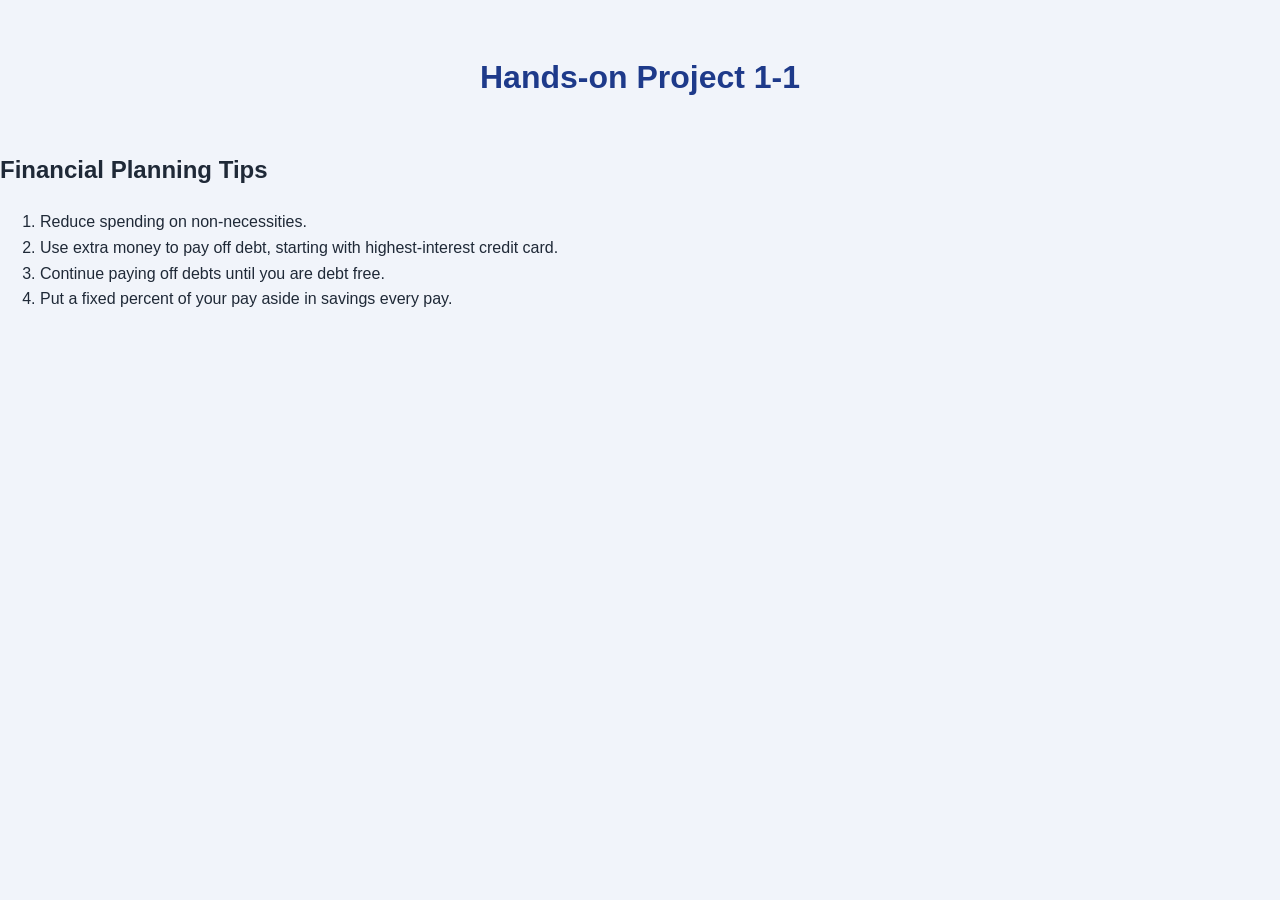
<file: index.htm>
<!DOCTYPE html>
<html>
<head>
   <!--
      JavaScript 6th Edition
      Chapter 1
      Hands-on Project 1-1

      Author: Kelvin Dominguez   
      Date: 9/21/2026   

      Filename: index.htm
   -->
   <meta charset="utf-8" />
   <meta name="viewport" content="width=device-width,initial-scale=1.0">
   <title>Hands-on Project 1-1</title>
   <link rel="stylesheet" href="styles.css" />
   <script src="modernizr.custom.05819.js"></script>
</head>

<body>
   <header>
      <h1>
         Hands-on Project 1-1
      </h1>
   </header>

   <article>
      <h2>Financial Planning Tips</h2>
      <script>
      // create ordered list
      document.write("<ol>");
      document.write("<li>Reduce spending on non-necessities.</li>");
      document.write("<li>Use extra money to pay off debt, starting with highest-interest credit card.</li>");
      document.write("<li>Continue paying off debts until you are debt free.</li>");
      document.write("<li>Put a fixed percent of your pay aside in savings every pay.</li>");
      document.write("</ol>");
</script>

   </article>
</body>
</html>
</file>
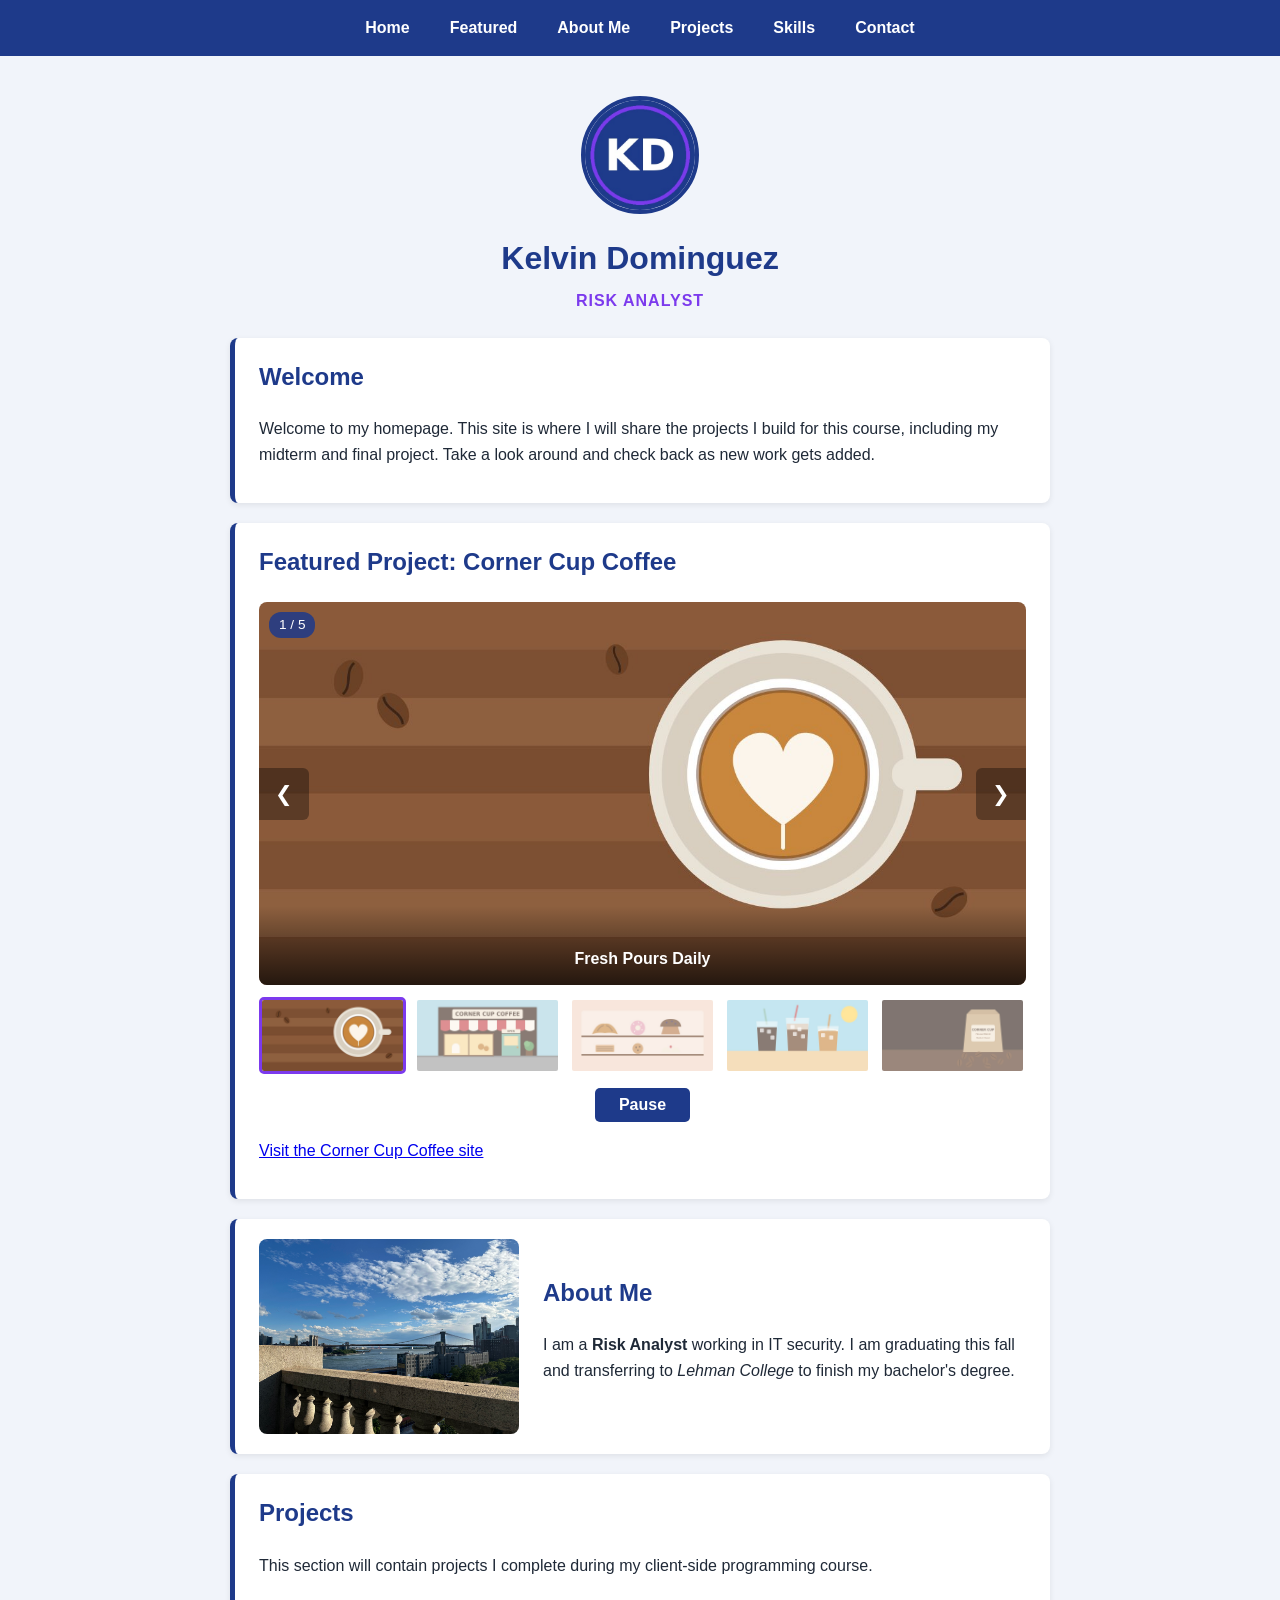
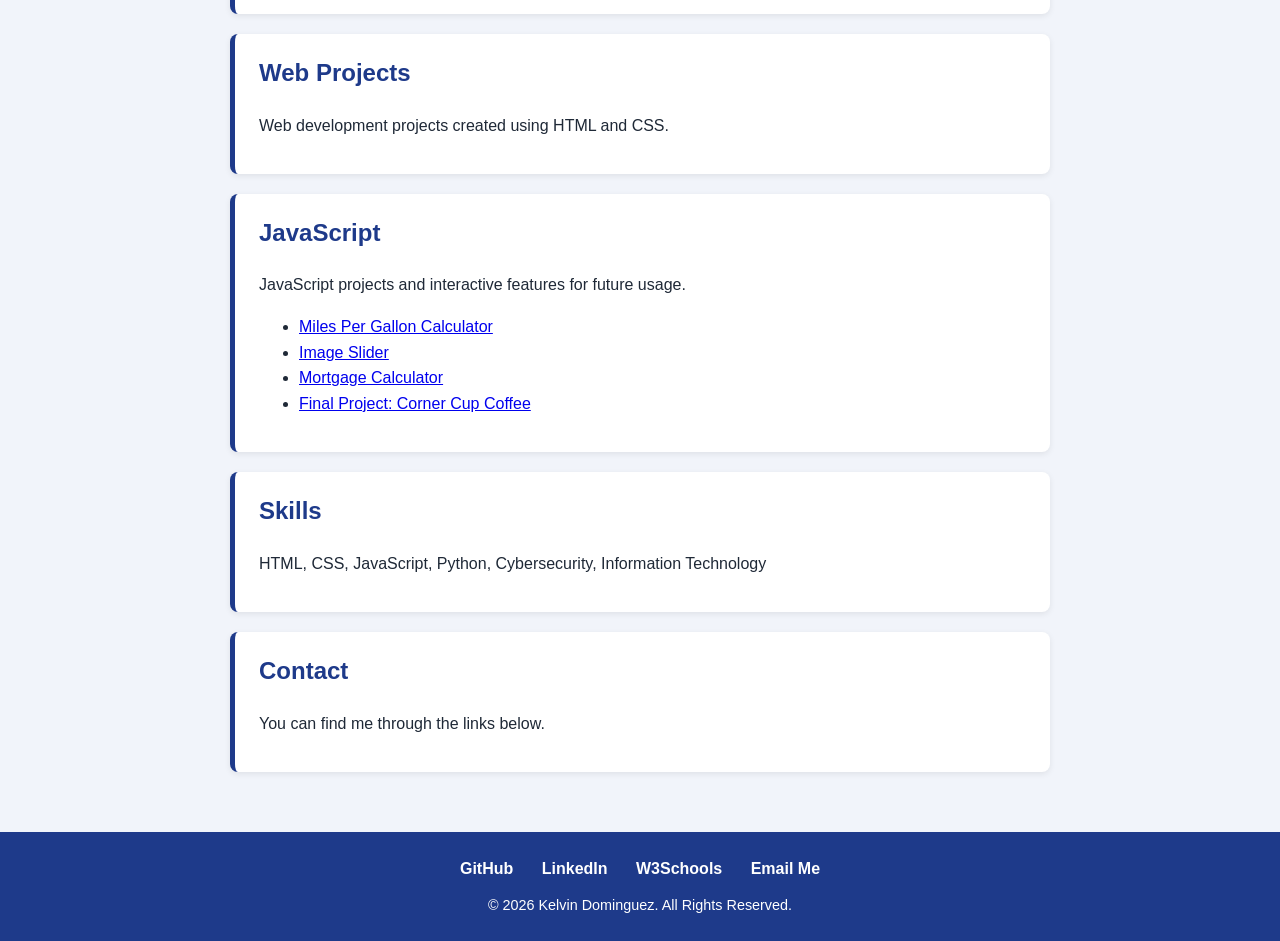
<file: index.html>
<!DOCTYPE html>
<html lang="en">
<head>
  <meta charset="UTF-8">
  <meta name="viewport" content="width=device-width, initial-scale=1.0">
  <title>Kelvin Dominguez | Homepage</title>
  <link rel="stylesheet" href="styles.css">
  <link rel="stylesheet" href="slider/style.css">
  <script src="modernizr.custom.05819.js"></script>
</head>

<body>

  <!-- Main Navigation -->
  <nav class="navbar">
    <ul class="nav-menu">
      <li><a href="#home">Home</a></li>
      <li><a href="#featured">Featured</a></li>
      <li><a href="#about">About Me</a></li>

      <li class="dropdown">
        <a href="#projects">Projects</a>
        <ul class="dropdown-menu">
          <li><a href="#web-projects">Web Projects</a></li>
          <li><a href="#javascript">JavaScript</a></li>
          <li><a href="mpg-calculator/index.html">MPG Calculator</a></li>
          <li><a href="slider/index.html">Image Slider</a></li>
          <li><a href="mortgage-calculator/index.html">Mortgage Calculator</a></li>
          <li><a href="cornercup/index.html">Final Project</a></li>
        </ul>
      </li>

      <li><a href="#skills">Skills</a></li>
      <li><a href="#contact">Contact</a></li>
    </ul>
  </nav>

  <header id="home">
    <img src="logo.jpg" alt="Kelvin Dominguez logo" class="logo">
    <h1>Kelvin Dominguez</h1>
    <p class="tagline">Risk Analyst</p>
  </header>

  <main>

    <section class="card">
      <h2>Welcome</h2>
      <p>
        Welcome to my homepage. This site is where I will share the projects
        I build for this course, including my midterm and final project.
        Take a look around and check back as new work gets added.
      </p>
    </section>

    <!-- Auto image slider. Styles and script live in the slider/ folder -->
    <section id="featured" class="card gallery">
      <h2>Featured Project: Corner Cup Coffee</h2>

      <div class="slideshow">

        <div class="slide fade">
          <img src="slider/images/slide1-latte-art.jpg" alt="Latte with heart foam art on a wooden table">
          <p class="caption">Fresh Pours Daily</p>
        </div>

        <div class="slide fade">
          <img src="slider/images/slide2-storefront.jpg" alt="Corner Cup Coffee storefront with striped awning">
          <p class="caption">Your Neighborhood Corner</p>
        </div>

        <div class="slide fade">
          <img src="slider/images/slide3-pastries.jpg" alt="Pastry case with croissant, donut and muffin">
          <p class="caption">Baked This Morning</p>
        </div>

        <div class="slide fade">
          <img src="slider/images/slide4-cold-brew.jpg" alt="Three iced coffees on a sunny day">
          <p class="caption">Cold Brew Season</p>
        </div>

        <div class="slide fade">
          <img src="slider/images/slide5-house-blend.jpg" alt="Bag of Corner Cup house blend with coffee beans">
          <p class="caption">Take Home Our House Blend</p>
        </div>

        <span id="counter" class="counter"></span>

        <button type="button" id="prevBtn" class="arrow prev" aria-label="Previous slide">&#10094;</button>
        <button type="button" id="nextBtn" class="arrow next" aria-label="Next slide">&#10095;</button>
      </div>

      <!-- Thumbnails double as the slide picker; script.js matches them to slides by position -->
      <div class="thumbnails">
        <img class="thumb" src="slider/images/slide1-latte-art.jpg" alt="Show slide 1">
        <img class="thumb" src="slider/images/slide2-storefront.jpg" alt="Show slide 2">
        <img class="thumb" src="slider/images/slide3-pastries.jpg" alt="Show slide 3">
        <img class="thumb" src="slider/images/slide4-cold-brew.jpg" alt="Show slide 4">
        <img class="thumb" src="slider/images/slide5-house-blend.jpg" alt="Show slide 5">
      </div>

      <div class="controls">
        <button type="button" id="playBtn">Pause</button>
      </div>

      <p><a href="cornercup/index.html">Visit the Corner Cup Coffee site</a></p>
    </section>

    <section id="about" class="card bio">
      <img src="photo.jpg"
           alt="View of the Brooklyn Bridge and East River from a balcony"
           class="photo">

      <div>
        <h2>About Me</h2>
        <p>
          I am a <strong>Risk Analyst</strong> working in IT security.
          I am graduating this fall and transferring to
          <em>Lehman College</em> to finish my bachelor's degree.
        </p>
      </div>
    </section>

    <section id="projects" class="card">
      <h2>Projects</h2>
      <p>
        This section will contain projects I complete during my
        client-side programming course.
      </p>
    </section>

    <section id="web-projects" class="card">
      <h2>Web Projects</h2>
      <p>
        Web development projects created using HTML and CSS.
      </p>
    </section>

    <section id="javascript" class="card">
      <h2>JavaScript</h2>
      <p>
        JavaScript projects and interactive features for future usage.
      </p>
      <ul>
        <li><a href="mpg-calculator/index.html">Miles Per Gallon Calculator</a></li>
        <li><a href="slider/index.html">Image Slider</a></li>
        <li><a href="mortgage-calculator/index.html">Mortgage Calculator</a></li>
        <li><a href="cornercup/index.html">Final Project: Corner Cup Coffee</a></li>
      </ul>
    </section>

    <section id="skills" class="card">
      <h2>Skills</h2>
      <p>
        HTML, CSS, JavaScript, Python, Cybersecurity, Information Technology
      </p>
    </section>

    <section id="contact" class="card">
      <h2>Contact</h2>
      <p>
        You can find me through the links below.
      </p>
    </section>

  </main>

  <footer>
    <nav>
      <a href="https://github.com/kelvindd1">GitHub</a>
      <a href="https://www.linkedin.com/">LinkedIn</a>
      <a href="https://www.w3schools.com/">W3Schools</a>
      <a href="mailto:kelvindd1999@gmail.com">Email Me</a>
    </nav>

    <p>&copy; 2026 Kelvin Dominguez. All Rights Reserved.</p>
  </footer>

  <script src="slider/script.js"></script>
</body>
</html>
</file>
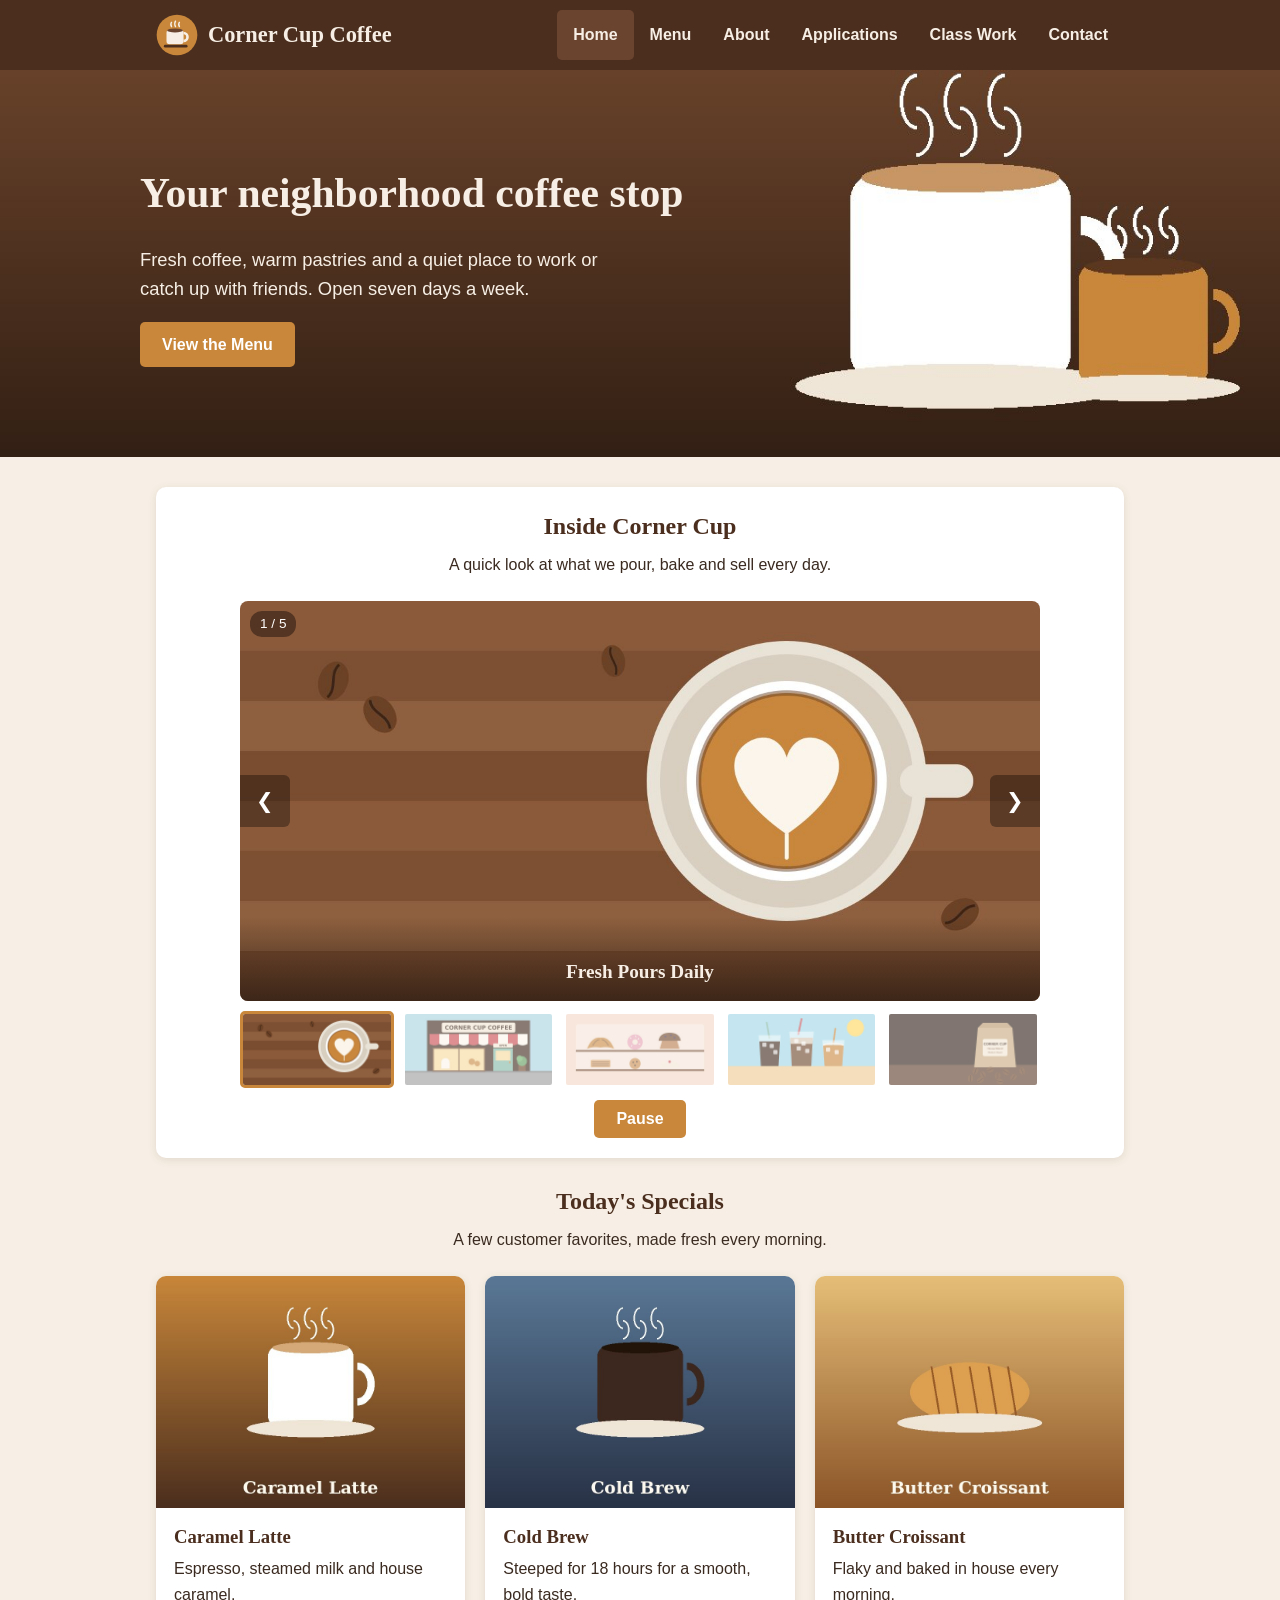
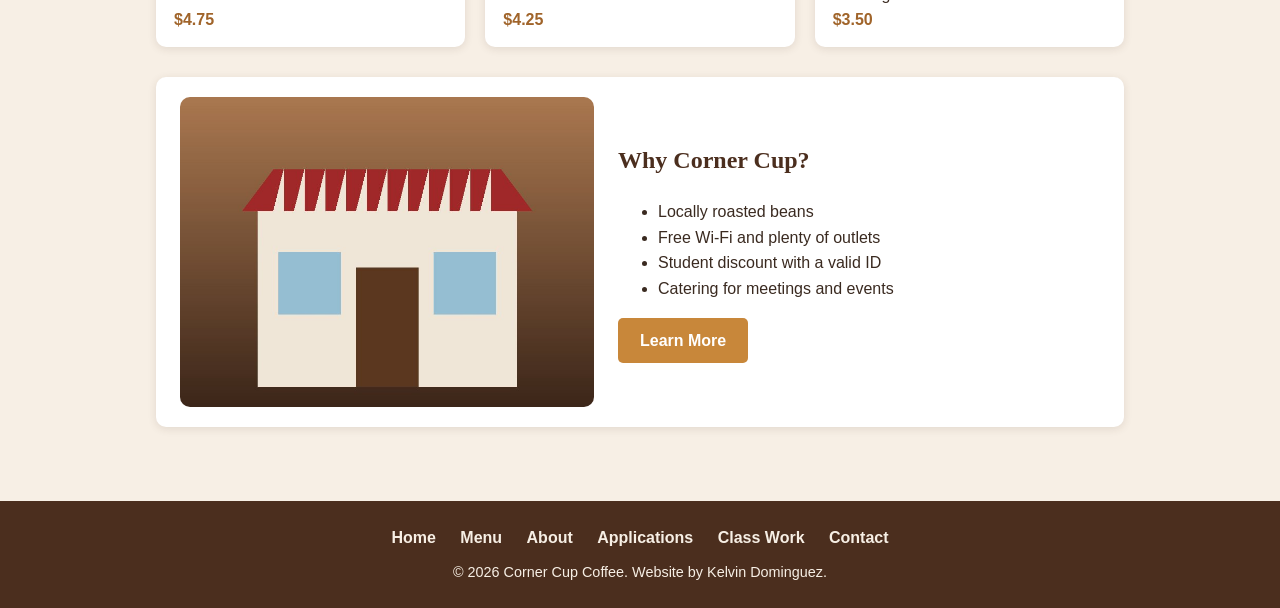
<file: cornercup/index.html>
<!DOCTYPE html>
<html lang="en">
<head>
  <meta charset="UTF-8">
  <meta name="viewport" content="width=device-width, initial-scale=1.0">
  <title>Corner Cup Coffee | Home</title>
  <link rel="stylesheet" href="style.css">
</head>

<body>

  <header class="site-header">
    <div class="header-inner">
      <a href="index.html" class="brand">
        <img src="logo.svg" alt="Corner Cup Coffee logo">
        Corner Cup Coffee
      </a>
      <nav>
        <ul class="nav-menu">
          <li><a href="index.html" class="active">Home</a></li>
          <li><a href="menu.html">Menu</a></li>
          <li><a href="about.html">About</a></li>
          <li><a href="apps.html">Applications</a></li>
          <li><a href="../index.html">Class Work</a></li>
          <li><a href="contact.html">Contact</a></li>
        </ul>
      </nav>
    </div>
  </header>

  <section class="hero">
    <div class="hero-text">
      <h1>Your neighborhood coffee stop</h1>
      <p>
        Fresh coffee, warm pastries and a quiet place to work or catch up
        with friends. Open seven days a week.
      </p>
      <a href="menu.html" class="button">View the Menu</a>
    </div>
  </section>

  <main>

    <!-- Auto image slider. slider.js matches each thumbnail to a slide by position -->
    <section class="card home-slider" id="gallery">
      <h2 class="section-title">Inside Corner Cup</h2>
      <p class="section-intro">A quick look at what we pour, bake and sell every day.</p>

      <div class="slideshow">
        <div class="slide fade">
          <img src="slide1-latte-art.jpg" alt="Latte with heart foam art on a wooden table">
          <p class="caption">Fresh Pours Daily</p>
        </div>
        <div class="slide fade">
          <img src="slide2-storefront.jpg" alt="Corner Cup Coffee storefront with striped awning">
          <p class="caption">Your Neighborhood Corner</p>
        </div>
        <div class="slide fade">
          <img src="slide3-pastries.jpg" alt="Pastry case with croissant, donut and muffin">
          <p class="caption">Baked This Morning</p>
        </div>
        <div class="slide fade">
          <img src="slide4-cold-brew.jpg" alt="Three iced coffees on a sunny day">
          <p class="caption">Cold Brew Season</p>
        </div>
        <div class="slide fade">
          <img src="slide5-house-blend.jpg" alt="Bag of Corner Cup house blend with coffee beans">
          <p class="caption">Take Home Our House Blend</p>
        </div>

        <span id="counter" class="counter"></span>

        <button type="button" id="prevBtn" class="arrow prev" aria-label="Previous slide">&#10094;</button>
        <button type="button" id="nextBtn" class="arrow next" aria-label="Next slide">&#10095;</button>
      </div>

      <div class="thumbnails">
        <img class="thumb" src="slide1-latte-art.jpg" alt="Show slide 1">
        <img class="thumb" src="slide2-storefront.jpg" alt="Show slide 2">
        <img class="thumb" src="slide3-pastries.jpg" alt="Show slide 3">
        <img class="thumb" src="slide4-cold-brew.jpg" alt="Show slide 4">
        <img class="thumb" src="slide5-house-blend.jpg" alt="Show slide 5">
      </div>

      <div class="slider-controls">
        <button type="button" id="playBtn" class="button">Pause</button>
      </div>
    </section>

    <h2 class="section-title">Today's Specials</h2>
    <p class="section-intro">A few customer favorites, made fresh every morning.</p>

    <div class="grid">
      <div class="item">
        <img src="latte.jpg" alt="Caramel latte">
        <div class="item-body">
          <h3>Caramel Latte</h3>
          <p>Espresso, steamed milk and house caramel.</p>
          <p class="price">$4.75</p>
        </div>
      </div>

      <div class="item">
        <img src="cold-brew.jpg" alt="Cold brew coffee">
        <div class="item-body">
          <h3>Cold Brew</h3>
          <p>Steeped for 18 hours for a smooth, bold taste.</p>
          <p class="price">$4.25</p>
        </div>
      </div>

      <div class="item">
        <img src="croissant.jpg" alt="Butter croissant">
        <div class="item-body">
          <h3>Butter Croissant</h3>
          <p>Flaky and baked in house every morning.</p>
          <p class="price">$3.50</p>
        </div>
      </div>
    </div>

    <section class="card two-col" style="margin-top: 30px;">
      <img src="shop.jpg" alt="Front of the Corner Cup Coffee shop">
      <div>
        <h2>Why Corner Cup?</h2>
        <ul>
          <li>Locally roasted beans</li>
          <li>Free Wi-Fi and plenty of outlets</li>
          <li>Student discount with a valid ID</li>
          <li>Catering for meetings and events</li>
        </ul>
        <a href="about.html" class="button">Learn More</a>
      </div>
    </section>

  </main>

  <footer>
    <nav>
      <a href="index.html">Home</a>
      <a href="menu.html">Menu</a>
      <a href="about.html">About</a>
      <a href="apps.html">Applications</a>
      <a href="../index.html">Class Work</a>
      <a href="contact.html">Contact</a>
    </nav>
    <p>&copy; 2026 Corner Cup Coffee. Website by Kelvin Dominguez.</p>
  </footer>

  <script src="slider.js"></script>
</body>
</html>
</file>
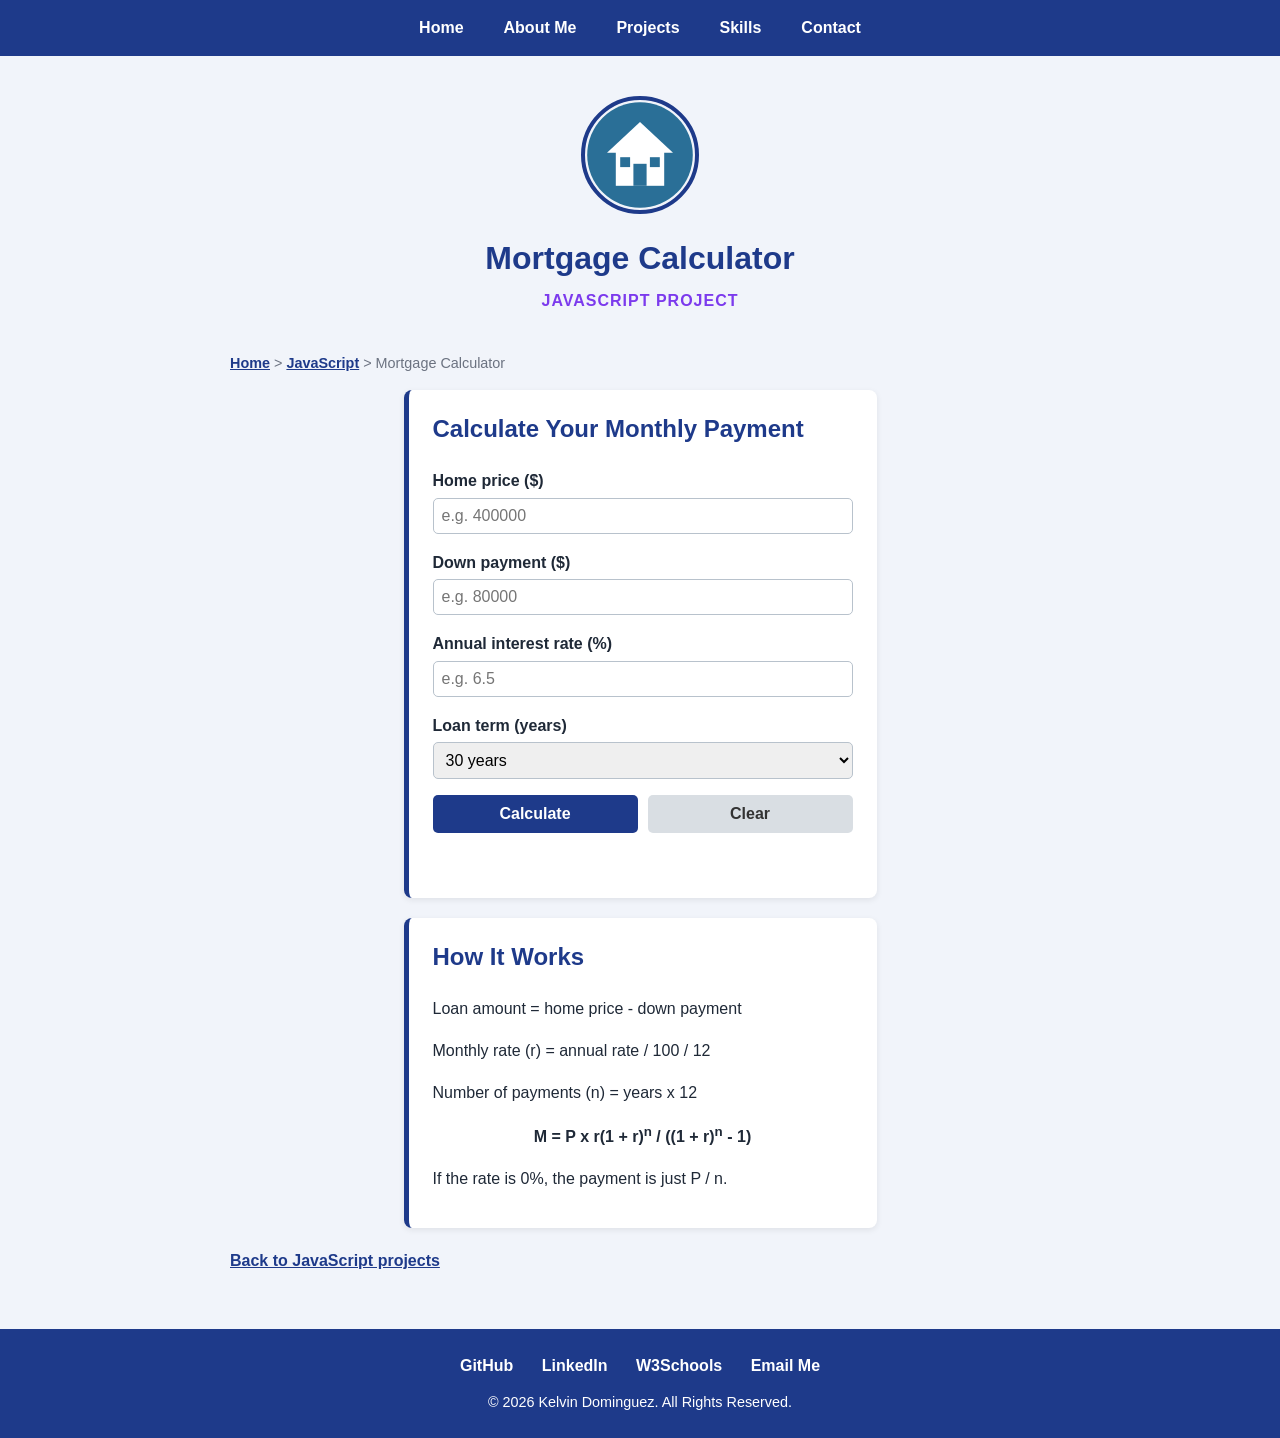
<file: mortage-calculator/index.html>
<!DOCTYPE html>
<html lang="en">
<head>
  <meta charset="UTF-8">
  <meta name="viewport" content="width=device-width, initial-scale=1.0">
  <title>Kelvin Dominguez | Mortgage Calculator</title>
  <!-- Site stylesheet first so the nav, header and footer match the homepage -->
  <link rel="stylesheet" href="../styles.css">
  <link rel="stylesheet" href="style.css">
  <script src="../modernizr.custom.05819.js"></script>
</head>

<body>

  <nav class="navbar">
    <ul class="nav-menu">
      <li><a href="../index.html#home">Home</a></li>
      <li><a href="../index.html#about">About Me</a></li>

      <li class="dropdown">
        <a href="../index.html#projects">Projects</a>
        <ul class="dropdown-menu">
          <li><a href="../index.html#web-projects">Web Projects</a></li>
          <li><a href="../index.html#javascript">JavaScript</a></li>
          <li><a href="../mpg-calculator/index.html">MPG Calculator</a></li>
          <li><a href="../slider/index.html">Image Slider</a></li>
          <li><a href="index.html">Mortgage Calculator</a></li>
          <li><a href="../cornercup/index.html">Final Project</a></li>
        </ul>
      </li>

      <li><a href="../index.html#skills">Skills</a></li>
      <li><a href="../index.html#contact">Contact</a></li>
    </ul>
  </nav>

  <header>
    <img src="logo.svg" alt="House logo" class="logo">
    <h1>Mortgage Calculator</h1>
    <p class="tagline">JavaScript Project</p>
  </header>

  <main>

    <p class="breadcrumb">
      <a href="../index.html">Home</a> &gt;
      <a href="../index.html#javascript">JavaScript</a> &gt;
      Mortgage Calculator
    </p>

    <section class="card calculator">
      <h2>Calculate Your Monthly Payment</h2>

      <form id="mortgageForm" novalidate>
        <label for="homePrice">Home price ($)</label>
        <input type="number" id="homePrice" min="0" step="any" placeholder="e.g. 400000">

        <label for="downPayment">Down payment ($)</label>
        <input type="number" id="downPayment" min="0" step="any" placeholder="e.g. 80000">

        <label for="interestRate">Annual interest rate (%)</label>
        <input type="number" id="interestRate" min="0" step="any" placeholder="e.g. 6.5">

        <label for="loanTerm">Loan term (years)</label>
        <select id="loanTerm">
          <option value="30">30 years</option>
          <option value="20">20 years</option>
          <option value="15">15 years</option>
          <option value="10">10 years</option>
        </select>

        <div class="buttons">
          <button type="submit">Calculate</button>
          <button type="reset" id="resetBtn">Clear</button>
        </div>
      </form>

      <div id="result" class="result"></div>
    </section>

    <section class="card calculator">
      <h2>How It Works</h2>
      <p>Loan amount = home price - down payment</p>
      <p>Monthly rate (r) = annual rate / 100 / 12</p>
      <p>Number of payments (n) = years x 12</p>
      <p class="formula">M = P x r(1 + r)<sup>n</sup> / ((1 + r)<sup>n</sup> - 1)</p>
      <p>If the rate is 0%, the payment is just P / n.</p>
    </section>

    <p><a href="../index.html#javascript">Back to JavaScript projects</a></p>

  </main>

  <footer>
    <nav>
      <a href="https://github.com/kelvindd1">GitHub</a>
      <a href="https://www.linkedin.com/">LinkedIn</a>
      <a href="https://www.w3schools.com/">W3Schools</a>
      <a href="mailto:kelvindd1999@gmail.com">Email Me</a>
    </nav>

    <p>&copy; 2026 Kelvin Dominguez. All Rights Reserved.</p>
  </footer>

  <script src="script.js"></script>
</body>
</html>
</file>
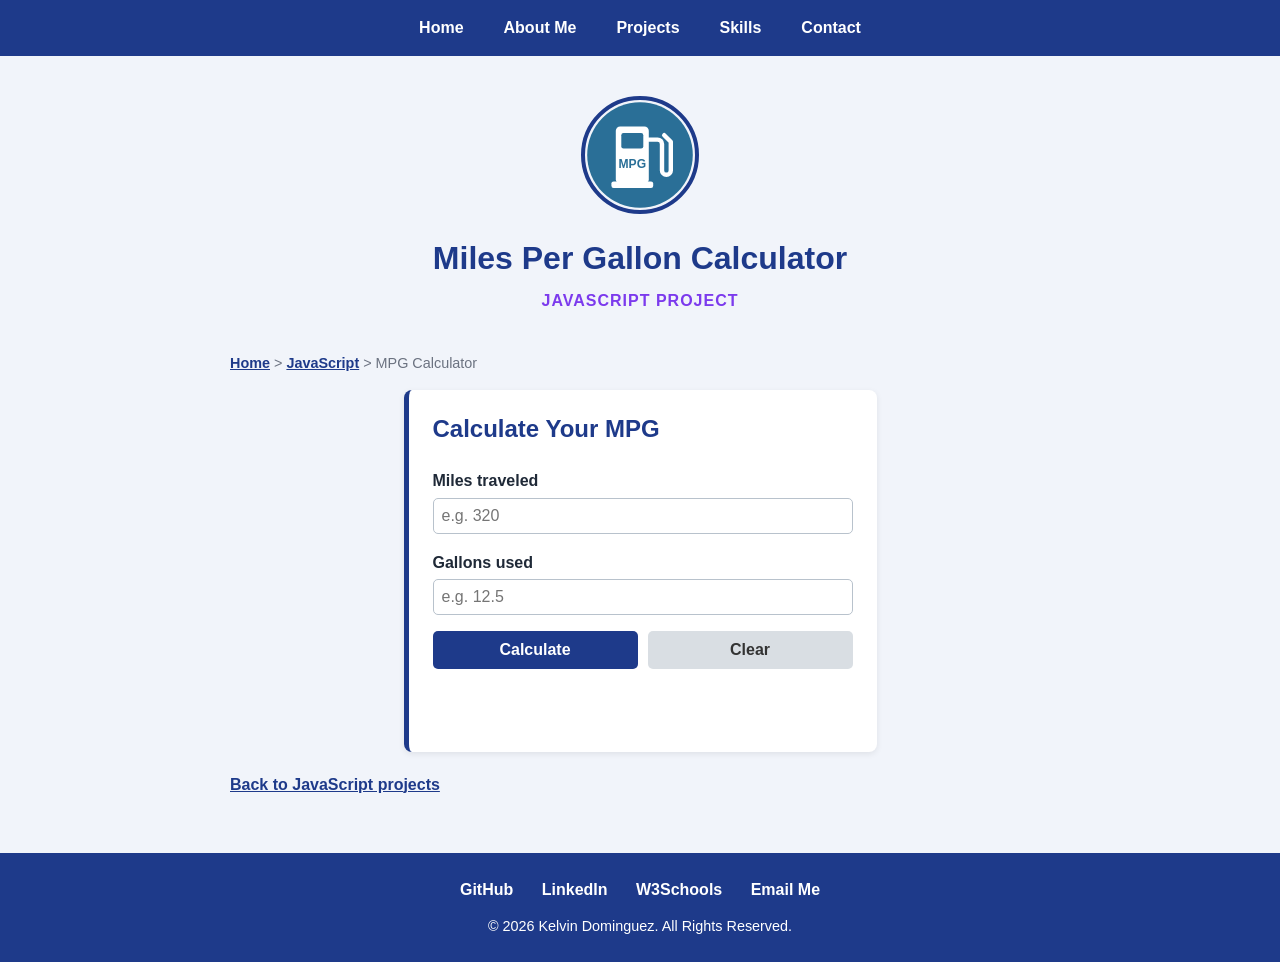
<file: mpg-calculator/index.html>
<!DOCTYPE html>
<html lang="en">
<head>
  <meta charset="UTF-8">
  <meta name="viewport" content="width=device-width, initial-scale=1.0">
  <title>Kelvin Dominguez | MPG Calculator</title>
  <!-- Site stylesheet first so the nav, header and footer match the homepage -->
  <link rel="stylesheet" href="../styles.css">
  <link rel="stylesheet" href="style.css">
  <script src="../modernizr.custom.05819.js"></script>
</head>

<body>

  <!-- Main Navigation (same menu as the homepage, pointing back up one folder) -->
  <nav class="navbar">
    <ul class="nav-menu">
      <li><a href="../index.html#home">Home</a></li>
      <li><a href="../index.html#about">About Me</a></li>

      <li class="dropdown">
        <a href="../index.html#projects">Projects</a>
        <ul class="dropdown-menu">
          <li><a href="../index.html#web-projects">Web Projects</a></li>
          <li><a href="../index.html#javascript">JavaScript</a></li>
          <li><a href="index.html">MPG Calculator</a></li>
          <li><a href="../slider/index.html">Image Slider</a></li>
          <li><a href="../mortgage-calculator/index.html">Mortgage Calculator</a></li>
        </ul>
      </li>

      <li><a href="../index.html#skills">Skills</a></li>
      <li><a href="../index.html#contact">Contact</a></li>
    </ul>
  </nav>

  <header>
    <img src="logo.svg" alt="Gas pump logo" class="logo">
    <h1>Miles Per Gallon Calculator</h1>
    <p class="tagline">JavaScript Project</p>
  </header>

  <main>

    <p class="breadcrumb">
      <a href="../index.html">Home</a> &gt;
      <a href="../index.html#javascript">JavaScript</a> &gt;
      MPG Calculator
    </p>

    <section class="card calculator">
      <h2>Calculate Your MPG</h2>

      <form id="mpgForm">
        <label for="milesTraveled">Miles traveled</label>
        <input type="number" id="milesTraveled" min="0" step="any" placeholder="e.g. 320" required>

        <label for="gallonsUsed">Gallons used</label>
        <input type="number" id="gallonsUsed" min="0" step="any" placeholder="e.g. 12.5" required>

        <div class="buttons">
          <button type="submit">Calculate</button>
          <button type="reset" id="resetBtn">Clear</button>
        </div>
      </form>

      <p id="result" class="result"></p>
    </section>

    <p><a href="../index.html#javascript">Back to JavaScript projects</a></p>

  </main>

  <footer>
    <nav>
      <a href="https://github.com/kelvindd1">GitHub</a>
      <a href="https://www.linkedin.com/">LinkedIn</a>
      <a href="https://www.w3schools.com/">W3Schools</a>
      <a href="mailto:kelvindd1999@gmail.com">Email Me</a>
    </nav>

    <p>&copy; 2026 Kelvin Dominguez. All Rights Reserved.</p>
  </footer>

  <script src="script.js"></script>
</body>
</html>
</file>
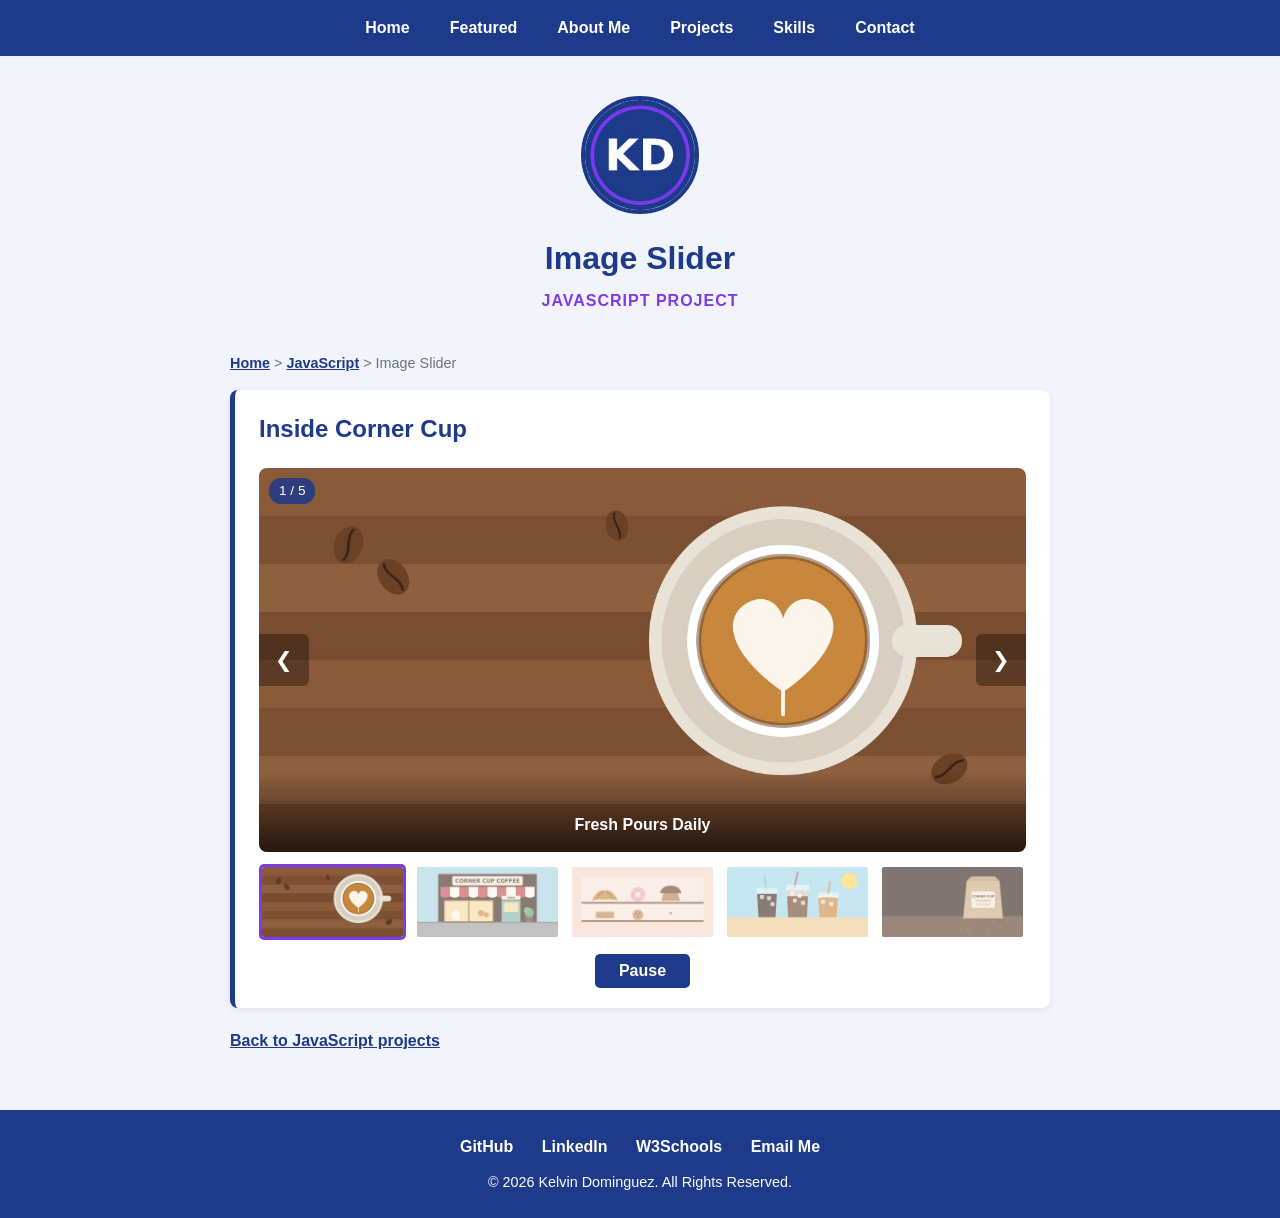
<file: slider/index.html>
<!DOCTYPE html>
<html lang="en">
<head>
  <meta charset="UTF-8">
  <meta name="viewport" content="width=device-width, initial-scale=1.0">
  <title>Kelvin Dominguez | Image Slider</title>
  <!-- Site stylesheet first so the nav, header and footer match the homepage -->
  <link rel="stylesheet" href="../styles.css">
  <link rel="stylesheet" href="style.css">
  <script src="../modernizr.custom.05819.js"></script>
</head>

<body>

  <!-- Main Navigation (same menu as the homepage, pointing back up one folder) -->
  <nav class="navbar">
    <ul class="nav-menu">
      <li><a href="../index.html#home">Home</a></li>
      <li><a href="../index.html#featured">Featured</a></li>
      <li><a href="../index.html#about">About Me</a></li>

      <li class="dropdown">
        <a href="../index.html#projects">Projects</a>
        <ul class="dropdown-menu">
          <li><a href="../index.html#web-projects">Web Projects</a></li>
          <li><a href="../index.html#javascript">JavaScript</a></li>
          <li><a href="../mpg-calculator/index.html">MPG Calculator</a></li>
          <li><a href="index.html">Image Slider</a></li>
          <li><a href="../mortgage-calculator/index.html">Mortgage Calculator</a></li>
          <li><a href="../cornercup/index.html">Final Project</a></li>
        </ul>
      </li>

      <li><a href="../index.html#skills">Skills</a></li>
      <li><a href="../index.html#contact">Contact</a></li>
    </ul>
  </nav>

  <header>
    <img src="../logo.jpg" alt="Kelvin Dominguez logo" class="logo">
    <h1>Image Slider</h1>
    <p class="tagline">JavaScript Project</p>
  </header>

  <main>

    <p class="breadcrumb">
      <a href="../index.html">Home</a> &gt;
      <a href="../index.html#javascript">JavaScript</a> &gt;
      Image Slider
    </p>

    <section class="card gallery">
      <h2>Inside Corner Cup</h2>

      <div class="slideshow">

        <div class="slide fade">
          <img src="images/slide1-latte-art.jpg" alt="Latte with heart foam art on a wooden table">
          <p class="caption">Fresh Pours Daily</p>
        </div>

        <div class="slide fade">
          <img src="images/slide2-storefront.jpg" alt="Corner Cup Coffee storefront with striped awning">
          <p class="caption">Your Neighborhood Corner</p>
        </div>

        <div class="slide fade">
          <img src="images/slide3-pastries.jpg" alt="Pastry case with croissant, donut and muffin">
          <p class="caption">Baked This Morning</p>
        </div>

        <div class="slide fade">
          <img src="images/slide4-cold-brew.jpg" alt="Three iced coffees on a sunny day">
          <p class="caption">Cold Brew Season</p>
        </div>

        <div class="slide fade">
          <img src="images/slide5-house-blend.jpg" alt="Bag of Corner Cup house blend with coffee beans">
          <p class="caption">Take Home Our House Blend</p>
        </div>

        <span id="counter" class="counter"></span>

        <button type="button" id="prevBtn" class="arrow prev" aria-label="Previous slide">&#10094;</button>
        <button type="button" id="nextBtn" class="arrow next" aria-label="Next slide">&#10095;</button>
      </div>

      <!-- Thumbnails double as the slide picker; script.js matches them to slides by position -->
      <div class="thumbnails">
        <img class="thumb" src="images/slide1-latte-art.jpg" alt="Show slide 1">
        <img class="thumb" src="images/slide2-storefront.jpg" alt="Show slide 2">
        <img class="thumb" src="images/slide3-pastries.jpg" alt="Show slide 3">
        <img class="thumb" src="images/slide4-cold-brew.jpg" alt="Show slide 4">
        <img class="thumb" src="images/slide5-house-blend.jpg" alt="Show slide 5">
      </div>

      <div class="controls">
        <button type="button" id="playBtn">Pause</button>
      </div>
    </section>

    <p><a href="../index.html#javascript">Back to JavaScript projects</a></p>

  </main>

  <footer>
    <nav>
      <a href="https://github.com/kelvindd1">GitHub</a>
      <a href="https://www.linkedin.com/">LinkedIn</a>
      <a href="https://www.w3schools.com/">W3Schools</a>
      <a href="mailto:kelvindd1999@gmail.com">Email Me</a>
    </nav>

    <p>&copy; 2026 Kelvin Dominguez. All Rights Reserved.</p>
  </footer>

  <script src="script.js"></script>
</body>
</html>
</file>
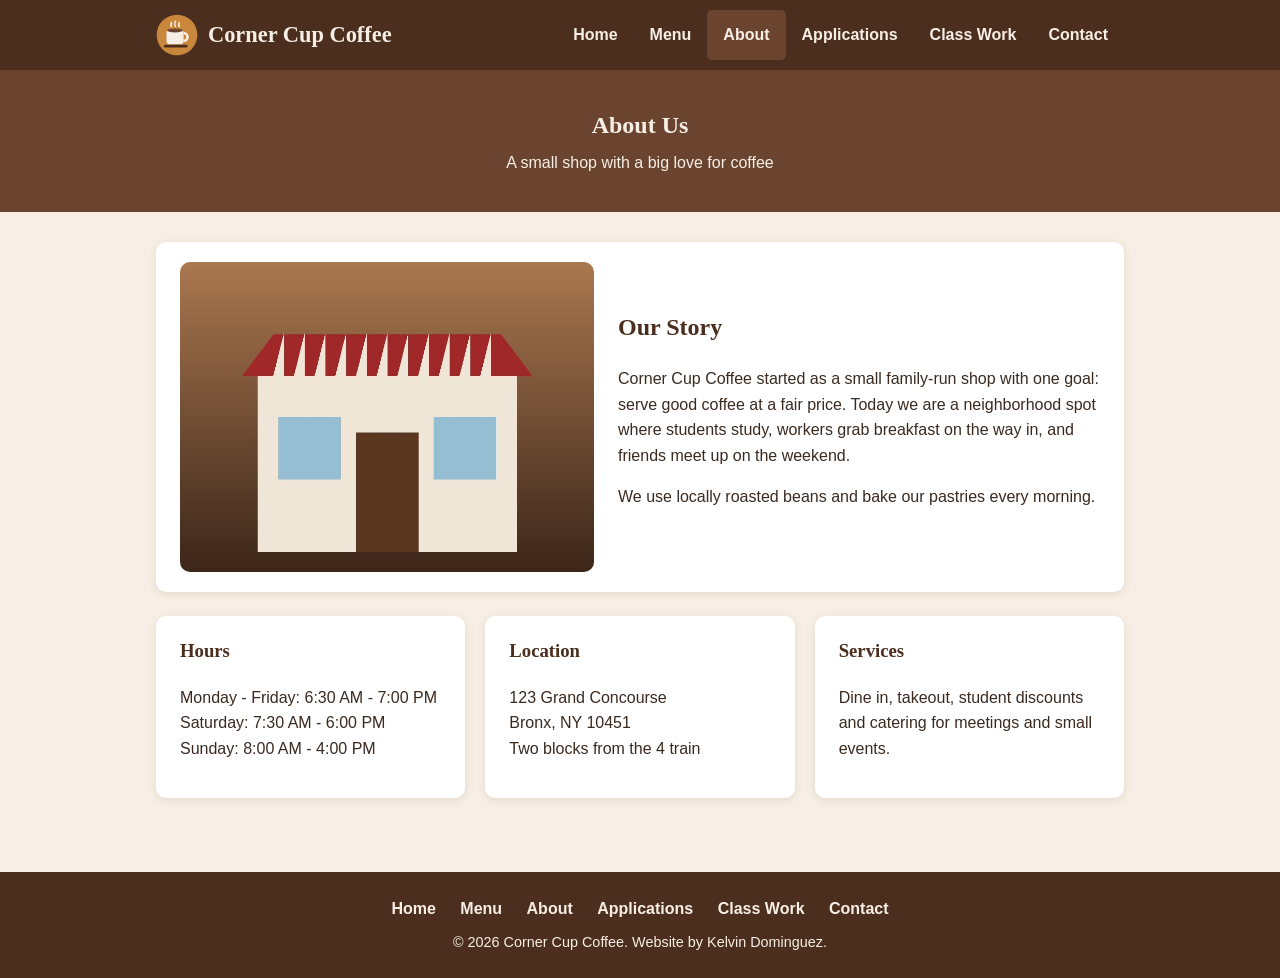
<file: cornercup/about.html>
<!DOCTYPE html>
<html lang="en">
<head>
  <meta charset="UTF-8">
  <meta name="viewport" content="width=device-width, initial-scale=1.0">
  <title>Corner Cup Coffee | About</title>
  <link rel="stylesheet" href="style.css">
</head>

<body>

  <header class="site-header">
    <div class="header-inner">
      <a href="index.html" class="brand">
        <img src="logo.svg" alt="Corner Cup Coffee logo">
        Corner Cup Coffee
      </a>
      <nav>
        <ul class="nav-menu">
          <li><a href="index.html">Home</a></li>
          <li><a href="menu.html">Menu</a></li>
          <li><a href="about.html" class="active">About</a></li>
          <li><a href="apps.html">Applications</a></li>
          <li><a href="../index.html">Class Work</a></li>
          <li><a href="contact.html">Contact</a></li>
        </ul>
      </nav>
    </div>
  </header>

  <section class="page-banner">
    <h1>About Us</h1>
    <p>A small shop with a big love for coffee</p>
  </section>

  <main>

    <section class="card two-col">
      <img src="shop.jpg" alt="Front of the Corner Cup Coffee shop">
      <div>
        <h2>Our Story</h2>
        <p>
          Corner Cup Coffee started as a small family-run shop with one goal:
          serve good coffee at a fair price. Today we are a neighborhood spot
          where students study, workers grab breakfast on the way in, and
          friends meet up on the weekend.
        </p>
        <p>
          We use locally roasted beans and bake our pastries every morning.
        </p>
      </div>
    </section>

    <div class="grid">
      <section class="card">
        <h3>Hours</h3>
        <p>
          Monday - Friday: 6:30 AM - 7:00 PM<br>
          Saturday: 7:30 AM - 6:00 PM<br>
          Sunday: 8:00 AM - 4:00 PM
        </p>
      </section>

      <section class="card">
        <h3>Location</h3>
        <p>
          123 Grand Concourse<br>
          Bronx, NY 10451<br>
          Two blocks from the 4 train
        </p>
      </section>

      <section class="card">
        <h3>Services</h3>
        <p>
          Dine in, takeout, student discounts and catering for meetings
          and small events.
        </p>
      </section>
    </div>

  </main>

  <footer>
    <nav>
      <a href="index.html">Home</a>
      <a href="menu.html">Menu</a>
      <a href="about.html">About</a>
      <a href="apps.html">Applications</a>
      <a href="../index.html">Class Work</a>
      <a href="contact.html">Contact</a>
    </nav>
    <p>&copy; 2026 Corner Cup Coffee. Website by Kelvin Dominguez.</p>
  </footer>

</body>
</html>
</file>
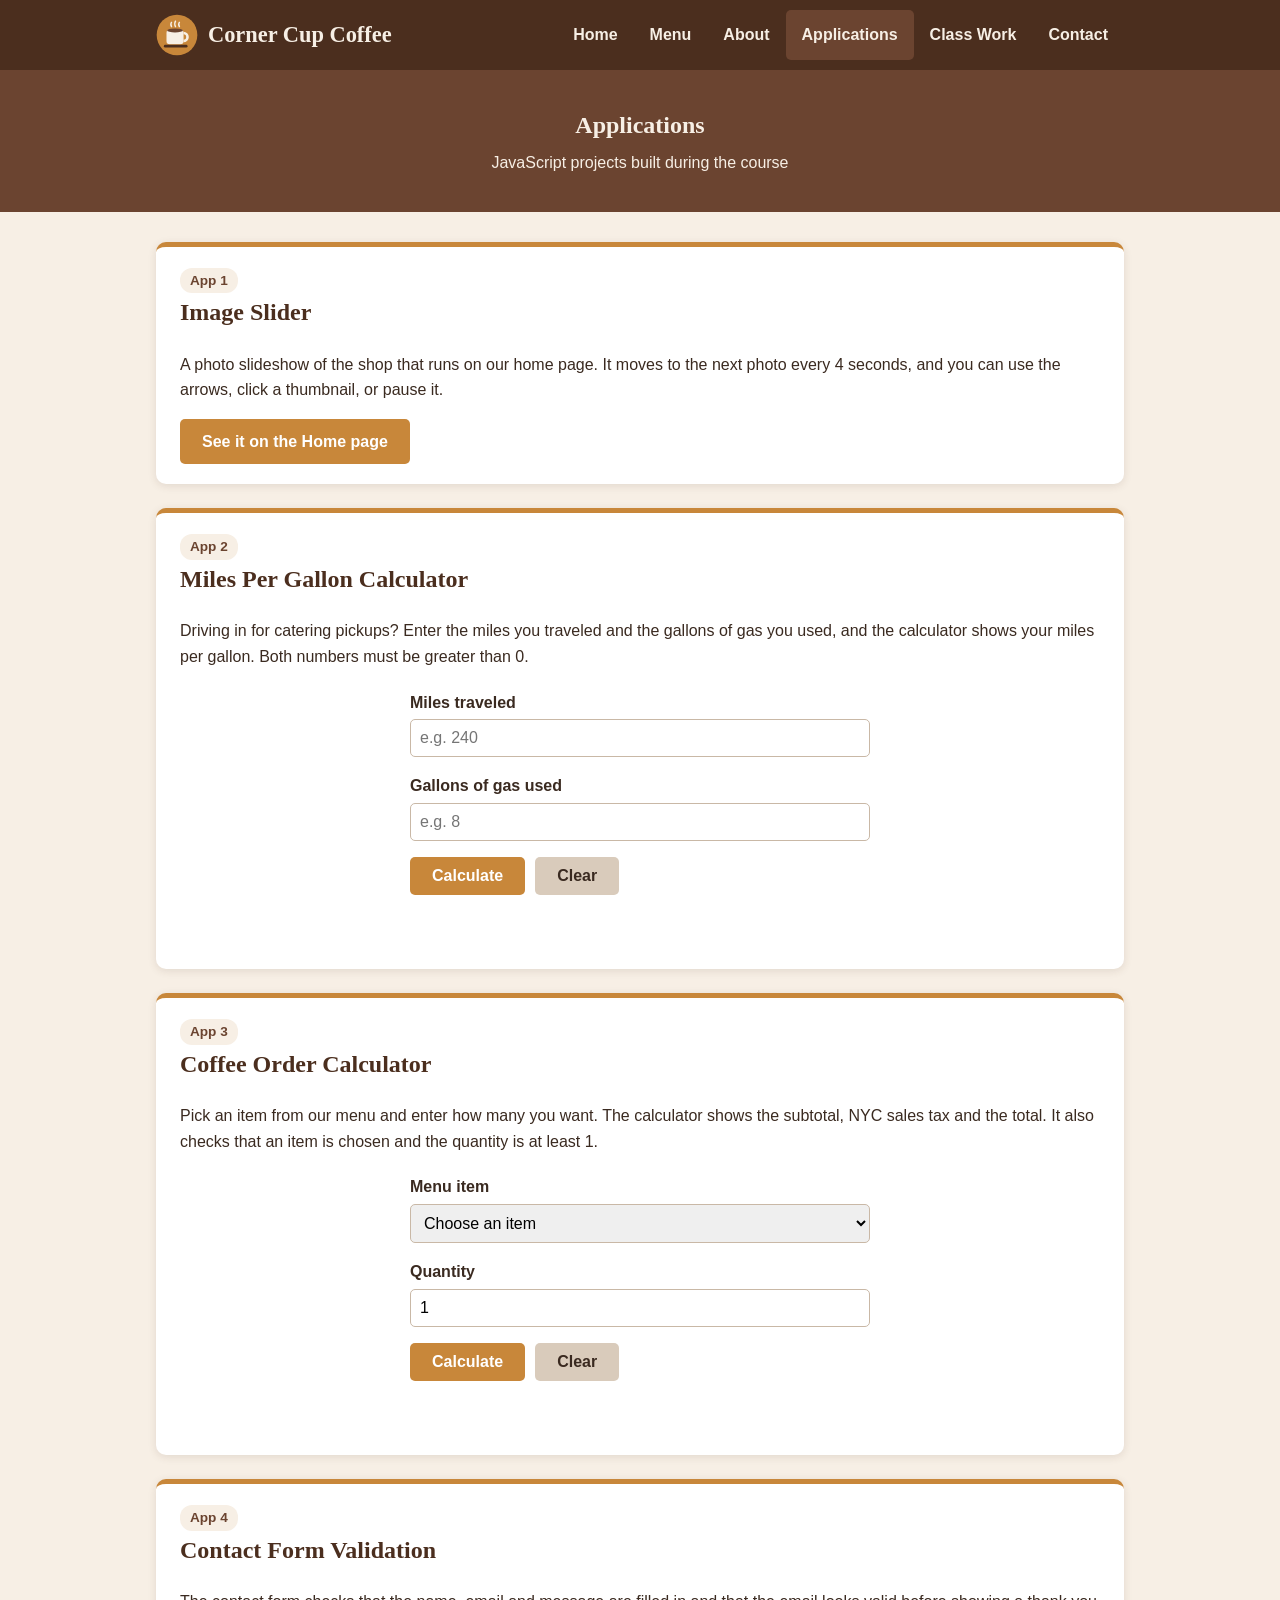
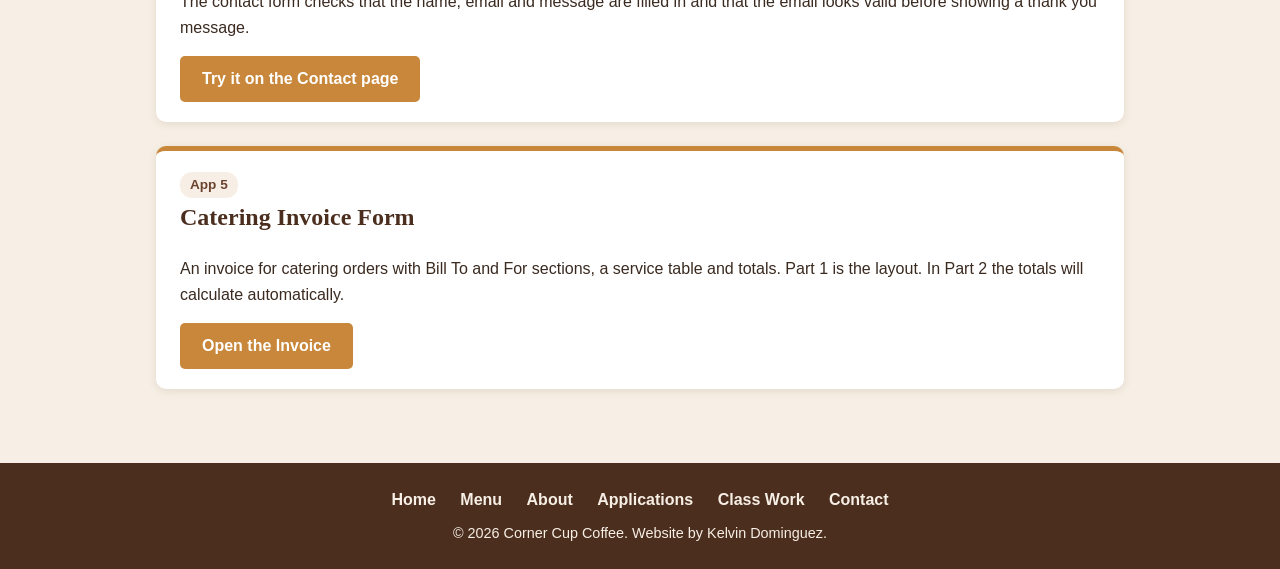
<file: cornercup/apps.html>
<!DOCTYPE html>
<html lang="en">
<head>
  <meta charset="UTF-8">
  <meta name="viewport" content="width=device-width, initial-scale=1.0">
  <title>Corner Cup Coffee | Applications</title>
  <link rel="stylesheet" href="style.css">
</head>

<body>

  <header class="site-header">
    <div class="header-inner">
      <a href="index.html" class="brand">
        <img src="logo.svg" alt="Corner Cup Coffee logo">
        Corner Cup Coffee
      </a>
      <nav>
        <ul class="nav-menu">
          <li><a href="index.html">Home</a></li>
          <li><a href="menu.html">Menu</a></li>
          <li><a href="about.html">About</a></li>
          <li><a href="apps.html" class="active">Applications</a></li>
          <li><a href="../index.html">Class Work</a></li>
          <li><a href="contact.html">Contact</a></li>
        </ul>
      </nav>
    </div>
  </header>

  <section class="page-banner">
    <h1>Applications</h1>
    <p>JavaScript projects built during the course</p>
  </section>

  <main>

    <section class="card app" id="slider">
      <span class="app-tag">App 1</span>
      <h2>Image Slider</h2>
      <p>
        A photo slideshow of the shop that runs on our home page. It moves to
        the next photo every 4 seconds, and you can use the arrows, click a
        thumbnail, or pause it.
      </p>
      <a href="index.html#gallery" class="button">See it on the Home page</a>
    </section>

    <section class="card app" id="mpg">
      <span class="app-tag">App 2</span>
      <h2>Miles Per Gallon Calculator</h2>
      <p>
        Driving in for catering pickups? Enter the miles you traveled and the
        gallons of gas you used, and the calculator shows your miles per gallon.
        Both numbers must be greater than 0.
      </p>

      <div class="app-demo">
        <form id="mpgForm" novalidate>
          <label for="miles">Miles traveled</label>
          <input type="number" id="miles" min="0" step="any" placeholder="e.g. 240">

          <label for="gallons">Gallons of gas used</label>
          <input type="number" id="gallons" min="0" step="any" placeholder="e.g. 8">

          <div class="form-buttons">
            <button type="submit" class="button">Calculate</button>
            <button type="reset" id="mpgClearBtn" class="button secondary">Clear</button>
          </div>
        </form>

        <p id="mpgResult" class="message"></p>
      </div>
    </section>

    <section class="card app" id="order">
      <span class="app-tag">App 3</span>
      <h2>Coffee Order Calculator</h2>
      <p>
        Pick an item from our menu and enter how many you want. The calculator
        shows the subtotal, NYC sales tax and the total. It also checks that
        an item is chosen and the quantity is at least 1.
      </p>

      <div class="app-demo">
        <form id="orderForm" novalidate>
          <label for="item">Menu item</label>
          <select id="item">
            <option value="">Choose an item</option>
            <option value="2.50">Drip Coffee - $2.50</option>
            <option value="3.00">Espresso - $3.00</option>
            <option value="4.25">Cappuccino - $4.25</option>
            <option value="4.75">Caramel Latte - $4.75</option>
            <option value="4.25">Cold Brew - $4.25</option>
            <option value="4.00">Chai Tea - $4.00</option>
            <option value="3.50">Butter Croissant - $3.50</option>
            <option value="3.25">Blueberry Muffin - $3.25</option>
          </select>

          <label for="quantity">Quantity</label>
          <input type="number" id="quantity" min="1" step="1" value="1">

          <div class="form-buttons">
            <button type="submit" class="button">Calculate</button>
            <button type="reset" id="clearBtn" class="button secondary">Clear</button>
          </div>
        </form>

        <p id="orderResult" class="message"></p>
      </div>
    </section>

    <section class="card app" id="form-check">
      <span class="app-tag">App 4</span>
      <h2>Contact Form Validation</h2>
      <p>
        The contact form checks that the name, email and message are filled in
        and that the email looks valid before showing a thank you message.
      </p>
      <a href="contact.html" class="button">Try it on the Contact page</a>
    </section>

    <section class="card app" id="invoice">
      <span class="app-tag">App 5</span>
      <h2>Catering Invoice Form</h2>
      <p>
        An invoice for catering orders with Bill To and For sections, a
        service table and totals. Part 1 is the layout. In Part 2 the
        totals will calculate automatically.
      </p>
      <a href="invoice.html" class="button">Open the Invoice</a>
    </section>

  </main>

  <footer>
    <nav>
      <a href="index.html">Home</a>
      <a href="menu.html">Menu</a>
      <a href="about.html">About</a>
      <a href="apps.html">Applications</a>
      <a href="../index.html">Class Work</a>
      <a href="contact.html">Contact</a>
    </nav>
    <p>&copy; 2026 Corner Cup Coffee. Website by Kelvin Dominguez.</p>
  </footer>

  <script src="mpg.js"></script>
  <script src="order.js"></script>
</body>
</html>
</file>
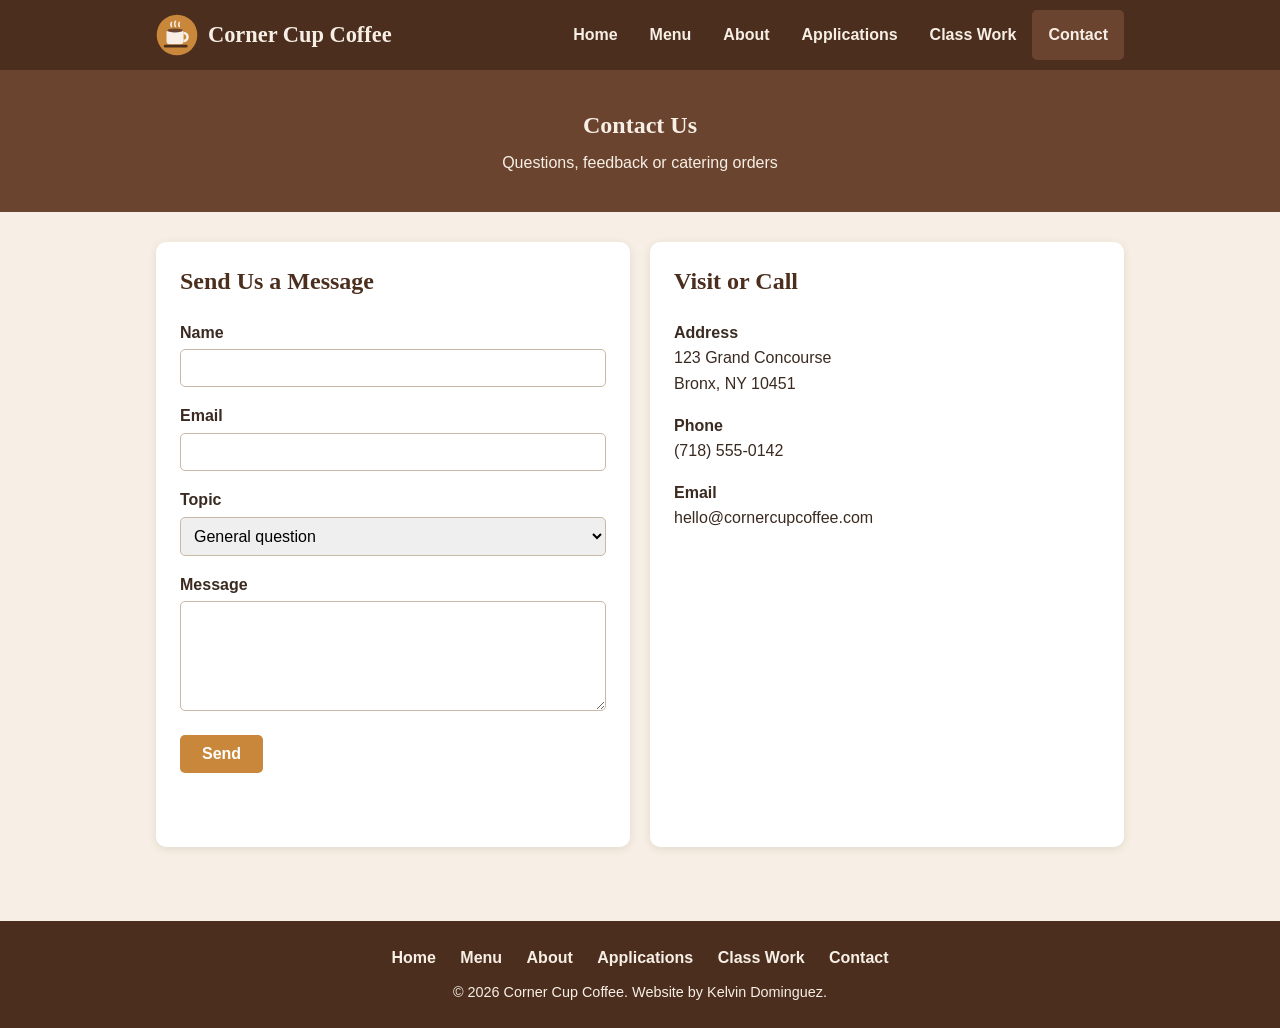
<file: cornercup/contact.html>
<!DOCTYPE html>
<html lang="en">
<head>
  <meta charset="UTF-8">
  <meta name="viewport" content="width=device-width, initial-scale=1.0">
  <title>Corner Cup Coffee | Contact</title>
  <link rel="stylesheet" href="style.css">
</head>

<body>

  <header class="site-header">
    <div class="header-inner">
      <a href="index.html" class="brand">
        <img src="logo.svg" alt="Corner Cup Coffee logo">
        Corner Cup Coffee
      </a>
      <nav>
        <ul class="nav-menu">
          <li><a href="index.html">Home</a></li>
          <li><a href="menu.html">Menu</a></li>
          <li><a href="about.html">About</a></li>
          <li><a href="apps.html">Applications</a></li>
          <li><a href="../index.html">Class Work</a></li>
          <li><a href="contact.html" class="active">Contact</a></li>
        </ul>
      </nav>
    </div>
  </header>

  <section class="page-banner">
    <h1>Contact Us</h1>
    <p>Questions, feedback or catering orders</p>
  </section>

  <main>

    <div class="grid">
      <section class="card">
        <h2>Send Us a Message</h2>

        <form id="contactForm" novalidate>
          <label for="name">Name</label>
          <input type="text" id="name">

          <label for="email">Email</label>
          <input type="email" id="email">

          <label for="topic">Topic</label>
          <select id="topic">
            <option value="question">General question</option>
            <option value="catering">Catering order</option>
            <option value="feedback">Feedback</option>
          </select>

          <label for="msg">Message</label>
          <textarea id="msg" rows="5"></textarea>

          <button type="submit" class="button">Send</button>
        </form>

        <p id="formMessage" class="message"></p>
      </section>

      <section class="card">
        <h2>Visit or Call</h2>
        <p>
          <strong>Address</strong><br>
          123 Grand Concourse<br>
          Bronx, NY 10451
        </p>
        <p>
          <strong>Phone</strong><br>
          (718) 555-0142
        </p>
        <p>
          <strong>Email</strong><br>
          hello@cornercupcoffee.com
        </p>
      </section>
    </div>

  </main>

  <footer>
    <nav>
      <a href="index.html">Home</a>
      <a href="menu.html">Menu</a>
      <a href="about.html">About</a>
      <a href="apps.html">Applications</a>
      <a href="../index.html">Class Work</a>
      <a href="contact.html">Contact</a>
    </nav>
    <p>&copy; 2026 Corner Cup Coffee. Website by Kelvin Dominguez.</p>
  </footer>

  <script src="contact.js"></script>
</body>
</html>
</file>
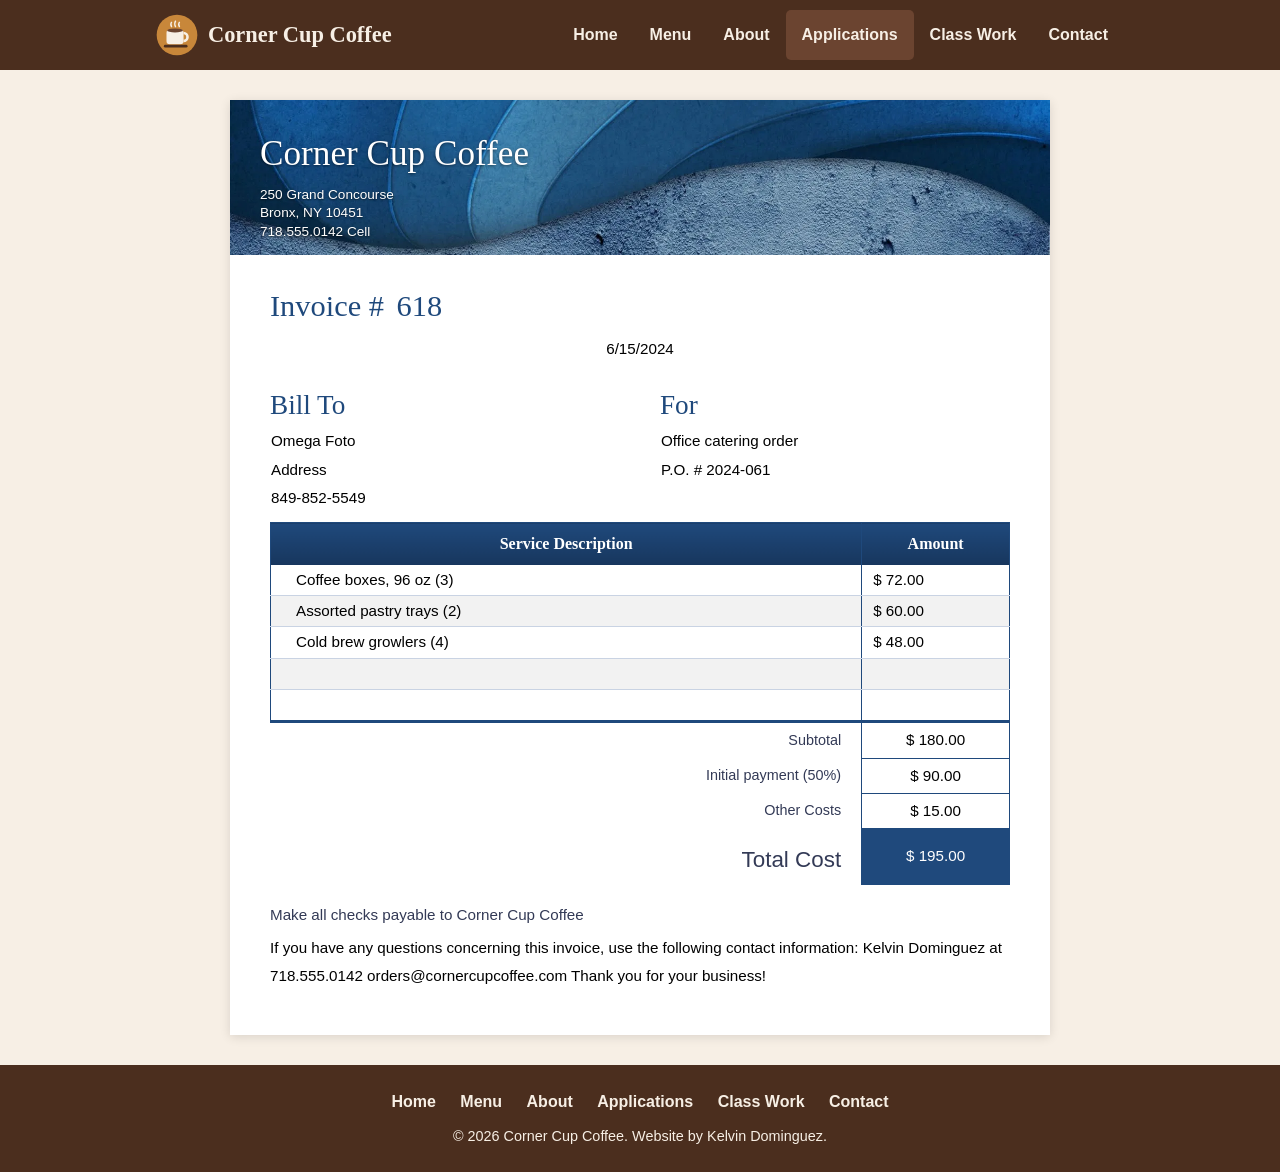
<file: cornercup/invoice.html>
<!DOCTYPE html>
<html lang="en">
<head>
  <meta charset="UTF-8">
  <meta name="viewport" content="width=device-width, initial-scale=1.0">
  <title>Corner Cup Coffee | Invoice</title>
  <link rel="stylesheet" href="style.css">
  <link rel="stylesheet" href="invoice.css">
</head>

<body>

  <header class="site-header">
    <div class="header-inner">
      <a href="index.html" class="brand">
        <img src="logo.svg" alt="Corner Cup Coffee logo">
        Corner Cup Coffee
      </a>
      <nav>
        <ul class="nav-menu">
          <li><a href="index.html">Home</a></li>
          <li><a href="menu.html">Menu</a></li>
          <li><a href="about.html">About</a></li>
          <li><a href="apps.html" class="active">Applications</a></li>
          <li><a href="../index.html">Class Work</a></li>
          <li><a href="contact.html">Contact</a></li>
        </ul>
      </nav>
    </div>
  </header>

  <main class="invoice-page">

    <article class="invoice">

      <!-- Company banner -->
      <header class="invoice-banner">
        <h1>Corner Cup Coffee</h1>
        <address>
          250 Grand Concourse<br>
          Bronx, NY 10451<br>
          718.555.0142 Cell
        </address>
      </header>

      <!-- Invoice number and date -->
      <section class="invoice-meta">
        <h2>
          <label for="invoiceNumber">Invoice #</label>
          <input type="text" id="invoiceNumber" value="618">
        </h2>
        <p class="invoice-date">
          <label for="invoiceDate" class="visually-hidden">Invoice date</label>
          <input type="text" id="invoiceDate" value="6/15/2024">
        </p>
      </section>

      <!-- Customer and job -->
      <section class="parties">
        <div class="party">
          <h2>Bill To</h2>
          <input type="text" aria-label="Customer name" value="Omega Foto">
          <input type="text" aria-label="Customer address" value="Address">
          <input type="tel" aria-label="Customer phone" value="849-852-5549">
        </div>

        <div class="party">
          <h2>For</h2>
          <input type="text" aria-label="Order or event" value="Office catering order">
          <input type="text" aria-label="P.O. number" value="P.O. # 2024-061">
        </div>
      </section>

      <!-- Line items -->
      <table class="items">
        <thead>
          <tr>
            <th scope="col">Service Description</th>
            <th scope="col" class="col-amount">Amount</th>
          </tr>
        </thead>
        <tbody>
          <tr>
            <td><input type="text" aria-label="Item 1 description" value="Coffee boxes, 96 oz (3)"></td>
            <td class="col-amount"><input type="text" aria-label="Item 1 amount" value="$ 72.00"></td>
          </tr>
          <tr>
            <td><input type="text" aria-label="Item 2 description" value="Assorted pastry trays (2)"></td>
            <td class="col-amount"><input type="text" aria-label="Item 2 amount" value="$ 60.00"></td>
          </tr>
          <tr>
            <td><input type="text" aria-label="Item 3 description" value="Cold brew growlers (4)"></td>
            <td class="col-amount"><input type="text" aria-label="Item 3 amount" value="$ 48.00"></td>
          </tr>
          <tr>
            <td><input type="text" aria-label="Item 4 description"></td>
            <td class="col-amount"><input type="text" aria-label="Item 4 amount"></td>
          </tr>
          <tr>
            <td><input type="text" aria-label="Item 5 description"></td>
            <td class="col-amount"><input type="text" aria-label="Item 5 amount"></td>
          </tr>
        </tbody>
      </table>

      <!-- Totals -->
      <table class="totals">
        <tbody>
          <tr>
            <th scope="row">Subtotal</th>
            <td>$ 180.00</td>
          </tr>
          <tr>
            <th scope="row">Initial payment (50%)</th>
            <td>$ 90.00</td>
          </tr>
          <tr>
            <th scope="row">Other Costs</th>
            <td><input type="text" aria-label="Other costs" value="$ 15.00"></td>
          </tr>
          <tr class="total-cost">
            <th scope="row">Total Cost</th>
            <td>$ 195.00</td>
          </tr>
        </tbody>
      </table>

      <!-- Notes -->
      <footer class="invoice-notes">
        <p class="payable">Make all checks payable to Corner Cup Coffee</p>
        <p>
          If you have any questions concerning this invoice, use the following
          contact information: Kelvin Dominguez at 718.555.0142
          orders@cornercupcoffee.com Thank you for your business!
        </p>
      </footer>

    </article>

  </main>

  <footer>
    <nav>
      <a href="index.html">Home</a>
      <a href="menu.html">Menu</a>
      <a href="about.html">About</a>
      <a href="apps.html">Applications</a>
      <a href="../index.html">Class Work</a>
      <a href="contact.html">Contact</a>
    </nav>
    <p>&copy; 2026 Corner Cup Coffee. Website by Kelvin Dominguez.</p>
  </footer>

</body>
</html>
</file>
<file: styles.css>
/* Navigation Menu */

.navbar {
  background-color: #1e3a8a;
  width: 100%;
}

.nav-menu {
  list-style: none;
  margin: 0;
  padding: 0;
  display: flex;
  justify-content: center;
}

.nav-menu li {
  position: relative;
}

.nav-menu a {
  display: block;
  color: white;
  text-decoration: none;
  padding: 15px 20px;
  font-family: Arial, Helvetica, sans-serif;
  font-weight: bold;
  transition: background-color 0.3s;
}

/* Rollover effect */

.nav-menu a:hover,
.nav-menu a:focus {
  background-color: #7c3aed;
}

/* Dropdown menu */

.dropdown-menu {
  display: none;
  position: absolute;
  top: 100%;
  left: 0;
  min-width: 180px;
  padding: 0;
  margin: 0;
  background-color: #1e3a8a;
  list-style: none;
  z-index: 1000;
}

.dropdown-menu a {
  padding: 12px 15px;
}

/* Show dropdown on mouse hover, or when tabbing into Projects with the keyboard */

.dropdown:hover .dropdown-menu,
.dropdown:focus-within .dropdown-menu {
  display: block;
}

/* Mobile responsive navigation */

@media (max-width: 600px) {

  .nav-menu {
    flex-direction: column;
    text-align: center;
  }

  .nav-menu a {
    padding: 12px;
  }

  /* Phones have no hover, so keep the submenu open in the stacked layout */
  .dropdown-menu {
    display: block;
    position: static;
    width: 100%;
    background-color: #172e6e;
  }
}

/* Page layout and color scheme
   Navy #1e3a8a and purple #7c3aed come from the menu so the whole page matches */

body {
  margin: 0;
  background-color: #f1f4fa;
  color: #1f2937;
  font-family: Arial, Helvetica, sans-serif;
  line-height: 1.6;
}

header {
  text-align: center;
  padding: 40px 16px 24px;
}

.logo {
  width: 110px;
  height: 110px;
  border-radius: 50%;
  border: 4px solid #1e3a8a;
}

header h1 {
  margin: 12px 0 4px;
  color: #1e3a8a;
}

.tagline {
  margin: 0;
  color: #7c3aed;
  font-weight: bold;
  letter-spacing: 1px;
  text-transform: uppercase;
}

main {
  max-width: 820px;
  margin: 0 auto;
  padding: 0 16px 40px;
}

.card {
  background-color: white;
  border-left: 5px solid #1e3a8a;
  border-radius: 8px;
  padding: 20px 24px;
  margin-bottom: 20px;
  box-shadow: 0 2px 6px rgba(0, 0, 0, 0.08);
}

.card h2 {
  margin-top: 0;
  color: #1e3a8a;
}

/* About Me: photo on the left, text on the right */

.bio {
  display: flex;
  gap: 24px;
  align-items: center;
}

.photo {
  width: 260px;
  max-width: 100%;
  height: auto;
  border-radius: 8px;
  flex-shrink: 0;
}

footer {
  background-color: #1e3a8a;
  color: white;
  text-align: center;
  padding: 24px 16px;
}

footer nav a {
  color: white;
  margin: 0 12px;
  text-decoration: none;
  font-weight: bold;
}

footer nav a:hover,
footer nav a:focus {
  color: #c4b5fd;
  text-decoration: underline;
}

footer p {
  margin: 12px 0 0;
  font-size: 0.9em;
}

@media (max-width: 600px) {

  .bio {
    flex-direction: column;
    text-align: center;
  }

  .photo {
    width: 100%;
  }

  footer nav a {
    display: inline-block;
    margin: 6px 10px;
  }
}
</file>
<file: slider/style.css>
/* Slider-only styles. The nav, header, footer and .card come from ../styles.css */

.breadcrumb {
  font-size: 0.9em;
  color: #6b7280;
}

.breadcrumb a,
main > p a {
  color: #1e3a8a;
  font-weight: bold;
}

/* Slide images are 2:1 landscape, so the slider fills the card width */
.slideshow,
.thumbnails {
  max-width: 900px;
  margin-left: auto;
  margin-right: auto;
}

.slideshow {
  position: relative;
  border-radius: 8px;
  overflow: hidden;
  background-color: #1f2937;
}

.slide {
  display: none;
}

.slide img {
  display: block;
  width: 100%;
  aspect-ratio: 2 / 1;
  object-fit: cover;
}

/* Caption sits on top of the image with a dark fade so white text stays readable */
.caption {
  position: absolute;
  bottom: 0;
  left: 0;
  right: 0;
  margin: 0;
  padding: 40px 16px 14px;
  color: white;
  font-weight: bold;
  text-align: center;
  background: linear-gradient(transparent, rgba(0, 0, 0, 0.7));
}

.counter {
  position: absolute;
  top: 10px;
  left: 10px;
  padding: 2px 10px;
  border-radius: 12px;
  background-color: rgba(30, 58, 138, 0.85);
  color: white;
  font-size: 0.85em;
}

.arrow {
  position: absolute;
  top: 50%;
  transform: translateY(-50%);
  padding: 14px 16px;
  border: none;
  background-color: rgba(0, 0, 0, 0.35);
  color: white;
  font-size: 1.3rem;
  cursor: pointer;
  transition: background-color 0.3s;
}

.prev {
  left: 0;
  border-radius: 0 6px 6px 0;
}

.next {
  right: 0;
  border-radius: 6px 0 0 6px;
}

.arrow:hover,
.arrow:focus {
  background-color: #7c3aed;
}

.fade {
  animation: fadeIn 0.8s;
}

@keyframes fadeIn {
  from { opacity: 0.3; }
  to { opacity: 1; }
}

.thumbnails {
  display: flex;
  gap: 8px;
  margin-top: 12px;
}

.thumb {
  flex: 1;
  min-width: 0;
  aspect-ratio: 2 / 1;
  object-fit: cover;
  border-radius: 5px;
  border: 3px solid transparent;
  opacity: 0.6;
  cursor: pointer;
  transition: opacity 0.3s, border-color 0.3s;
}

.thumb:hover,
.thumb.active {
  opacity: 1;
}

.thumb.active {
  border-color: #7c3aed;
}

.controls {
  text-align: center;
  margin-top: 14px;
}

#playBtn {
  padding: 8px 24px;
  border: none;
  border-radius: 5px;
  background-color: #1e3a8a;
  color: white;
  font-size: 1rem;
  font-weight: bold;
  cursor: pointer;
}

#playBtn:hover {
  background-color: #7c3aed;
}

@media (max-width: 600px) {

  .arrow {
    padding: 10px 12px;
    font-size: 1rem;
  }

  .caption {
    font-size: 0.9em;
    padding: 30px 10px 10px;
  }

  .thumbnails {
    gap: 5px;
  }
}
</file>
<file: cornercup/style.css>
/* Corner Cup Coffee - shared styles for every page
   Colors: espresso #4b2e1e, caramel #c8873a, cream #f7efe5 */

* {
  box-sizing: border-box;
}

body {
  margin: 0;
  background-color: #f7efe5;
  color: #3a2a20;
  font-family: Arial, Helvetica, sans-serif;
  line-height: 1.6;
}

h1, h2, h3 {
  font-family: Georgia, "Times New Roman", serif;
  color: #4b2e1e;
}

a {
  color: #a0642a;
}

img {
  max-width: 100%;
}

/* Header and navigation */

.site-header {
  background-color: #4b2e1e;
}

.header-inner {
  max-width: 1000px;
  margin: 0 auto;
  padding: 10px 16px;
  display: flex;
  align-items: center;
  justify-content: space-between;
  flex-wrap: wrap;
}

.brand {
  display: flex;
  align-items: center;
  gap: 10px;
  color: #f7efe5;
  text-decoration: none;
  font-family: Georgia, "Times New Roman", serif;
  font-size: 1.4rem;
  font-weight: bold;
}

.brand img {
  width: 42px;
  height: 42px;
}

.nav-menu {
  list-style: none;
  margin: 0;
  padding: 0;
  display: flex;
  flex-wrap: wrap;
}

.nav-menu a {
  display: block;
  padding: 12px 16px;
  color: #f7efe5;
  text-decoration: none;
  font-weight: bold;
  border-radius: 5px;
  transition: background-color 0.3s;
}

.nav-menu a:hover,
.nav-menu a:focus {
  background-color: #c8873a;
}

/* Each page adds class="active" to its own link */
.nav-menu a.active {
  background-color: #6b4430;
}

/* Hero banner on the homepage */

.hero {
  background: url("hero.jpg") center / cover no-repeat;
  color: #f7efe5;
  padding: 90px 16px;
}

.hero-text {
  max-width: 1000px;
  margin: 0 auto;
}

.hero h1 {
  color: #f7efe5;
  font-size: 2.6rem;
  margin: 0 0 10px;
}

.hero p {
  font-size: 1.15rem;
  max-width: 480px;
}

/* Smaller banner used at the top of the inner pages */
.page-banner {
  background-color: #6b4430;
  color: #f7efe5;
  text-align: center;
  padding: 36px 16px;
}

.page-banner h1 {
  color: #f7efe5;
  margin: 0;
}

.page-banner p {
  margin: 6px 0 0;
}

.button {
  display: inline-block;
  padding: 10px 22px;
  background-color: #c8873a;
  color: white;
  text-decoration: none;
  font-weight: bold;
  border: none;
  border-radius: 5px;
  font-size: 1rem;
  cursor: pointer;
  transition: background-color 0.3s;
}

.button:hover,
.button:focus {
  background-color: #a0642a;
}

.button.secondary {
  background-color: #d9cbbb;
  color: #3a2a20;
}

/* Page layout */

main {
  max-width: 1000px;
  margin: 0 auto;
  padding: 30px 16px 50px;
}

.section-title {
  text-align: center;
  margin-bottom: 6px;
}

.section-intro {
  text-align: center;
  margin-top: 0;
  margin-bottom: 24px;
}

.card {
  background-color: white;
  border-radius: 10px;
  padding: 20px 24px;
  margin-bottom: 24px;
  box-shadow: 0 2px 8px rgba(75, 46, 30, 0.12);
}

.card h2,
.card h3 {
  margin-top: 0;
}

.grid {
  display: grid;
  grid-template-columns: repeat(auto-fit, minmax(240px, 1fr));
  gap: 20px;
}

.item {
  background-color: white;
  border-radius: 10px;
  overflow: hidden;
  box-shadow: 0 2px 8px rgba(75, 46, 30, 0.12);
}

.item img {
  display: block;
  width: 100%;
  aspect-ratio: 4 / 3;
  object-fit: cover;
}

.item-body {
  padding: 14px 18px;
}

.item-body h3 {
  margin: 0 0 4px;
}

.item-body p {
  margin: 0;
}

.price {
  color: #a0642a;
  font-weight: bold;
}

.two-col {
  display: flex;
  gap: 24px;
  align-items: center;
}

.two-col img {
  width: 45%;
  border-radius: 10px;
}

/* Menu page table */

.menu-table {
  width: 100%;
  border-collapse: collapse;
}

.menu-table td {
  padding: 10px 6px;
  border-bottom: 1px dashed #d9cbbb;
}

.menu-table td:last-child {
  text-align: right;
}

/* Forms (contact form and the MPG calculator) */

label {
  display: block;
  font-weight: bold;
  margin-bottom: 4px;
}

input,
textarea,
select {
  width: 100%;
  padding: 9px;
  margin-bottom: 16px;
  border: 1px solid #c9b8a6;
  border-radius: 5px;
  font-size: 1rem;
  font-family: inherit;
}

input:focus,
textarea:focus,
select:focus {
  outline: 2px solid #c8873a;
  border-color: #c8873a;
}

.form-buttons {
  display: flex;
  gap: 10px;
}

.message {
  margin-top: 16px;
  font-weight: bold;
  min-height: 1.4em;
}

.error {
  color: #b00020;
}

.success {
  color: #2e7d32;
}

/* Applications page */

.app {
  border-top: 5px solid #c8873a;
}

.app-tag {
  display: inline-block;
  background-color: #f7efe5;
  color: #6b4430;
  padding: 2px 10px;
  border-radius: 12px;
  font-size: 0.85em;
  font-weight: bold;
}

.app-demo {
  max-width: 460px;
  margin: 20px auto 0;
}

/* Image slider */

.slideshow {
  position: relative;
  border-radius: 8px;
  overflow: hidden;
}

.slide {
  display: none;
}

.slide img {
  display: block;
  width: 100%;
  aspect-ratio: 4 / 3;
  object-fit: cover;
}

.counter {
  position: absolute;
  top: 10px;
  left: 10px;
  padding: 2px 10px;
  border-radius: 12px;
  background-color: rgba(75, 46, 30, 0.85);
  color: white;
  font-size: 0.85em;
}

.arrow {
  position: absolute;
  top: 50%;
  transform: translateY(-50%);
  padding: 14px 16px;
  border: none;
  background-color: rgba(0, 0, 0, 0.35);
  color: white;
  font-size: 1.3rem;
  cursor: pointer;
}

.prev {
  left: 0;
  border-radius: 0 6px 6px 0;
}

.next {
  right: 0;
  border-radius: 6px 0 0 6px;
}

.arrow:hover,
.arrow:focus {
  background-color: #c8873a;
}

.fade {
  animation: fadeIn 0.8s;
}

@keyframes fadeIn {
  from { opacity: 0.3; }
  to { opacity: 1; }
}

.thumbnails {
  display: flex;
  gap: 8px;
  margin-top: 10px;
}

.thumb {
  flex: 1;
  min-width: 0;
  aspect-ratio: 4 / 3;
  object-fit: cover;
  border-radius: 5px;
  border: 3px solid transparent;
  opacity: 0.6;
  cursor: pointer;
}

.thumb:hover,
.thumb.active {
  opacity: 1;
}

.thumb.active {
  border-color: #c8873a;
}

.slider-controls {
  text-align: center;
  margin-top: 12px;
}

/* Caption sits on top of the image with a dark fade so the text stays readable */
.caption {
  position: absolute;
  bottom: 0;
  left: 0;
  right: 0;
  margin: 0;
  padding: 40px 16px 14px;
  color: #f7efe5;
  font-family: Georgia, "Times New Roman", serif;
  font-size: 1.2rem;
  font-weight: bold;
  text-align: center;
  background: linear-gradient(transparent, rgba(45, 28, 18, 0.8));
}

/* Home page slider uses wide 2:1 photos instead of the 4:3 menu photos */
.home-slider .slideshow,
.home-slider .thumbnails {
  max-width: 800px;
  margin-left: auto;
  margin-right: auto;
}

.home-slider .slide img,
.home-slider .thumb {
  aspect-ratio: 2 / 1;
}

/* Footer */

footer {
  background-color: #4b2e1e;
  color: #f7efe5;
  text-align: center;
  padding: 24px 16px;
}

footer a {
  color: #f7efe5;
  margin: 0 10px;
  text-decoration: none;
  font-weight: bold;
}

footer a:hover {
  color: #e8b77a;
  text-decoration: underline;
}

footer p {
  margin: 10px 0 0;
  font-size: 0.9em;
}

@media (max-width: 700px) {

  .header-inner {
    flex-direction: column;
  }

  .nav-menu {
    justify-content: center;
  }

  .nav-menu a {
    padding: 8px 10px;
  }

  /* The cups sit behind the text on narrow screens, so dim the photo */
  .hero {
    padding: 60px 16px;
    background: linear-gradient(rgba(45, 28, 18, 0.8), rgba(45, 28, 18, 0.8)),
                url("hero.jpg") right / cover no-repeat;
  }

  .hero h1 {
    font-size: 2rem;
  }

  .two-col {
    flex-direction: column;
  }

  .two-col img {
    width: 100%;
  }

  .caption {
    font-size: 1rem;
    padding: 30px 10px 10px;
  }
}
</file>
<file: mortage-calculator/style.css>
/* Mortgage calculator styles. Copied from the MPG calculator so both pages look the same,
   and scoped to .calculator so the site-wide look from ../styles.css is not overridden. */

.breadcrumb {
  font-size: 0.9em;
  color: #6b7280;
}

.breadcrumb a,
main > p a {
  color: #1e3a8a;
  font-weight: bold;
}

.calculator {
  max-width: 420px;
  margin: 0 auto 20px;
}

.calculator label {
  display: block;
  font-weight: bold;
  margin-bottom: 4px;
}

.calculator input {
  width: 100%;
  box-sizing: border-box;
  padding: 8px;
  margin-bottom: 16px;
  border: 1px solid #b8c2cc;
  border-radius: 5px;
  font-size: 1rem;
}

.calculator .buttons {
  display: flex;
  gap: 10px;
}

.calculator button {
  flex: 1;
  padding: 10px;
  border: none;
  border-radius: 5px;
  font-size: 1rem;
  font-weight: bold;
  cursor: pointer;
}

.calculator button[type="submit"] {
  background-color: #1e3a8a;
  color: white;
}

.calculator button[type="submit"]:hover {
  background-color: #7c3aed;
}

.calculator button[type="reset"] {
  background-color: #d9dee3;
  color: #333;
}

.result {
  margin-top: 20px;
  font-size: 1.1rem;
  text-align: center;
  min-height: 1.4em;
}

.error {
  color: #b00020;
}

.calculator select {
  width: 100%;
  box-sizing: border-box;
  padding: 8px;
  margin-bottom: 16px;
  border: 1px solid #b8c2cc;
  border-radius: 5px;
  font-size: 1rem;
}

.result {
  line-height: 1.7;
}

.formula {
  font-weight: bold;
  text-align: center;
}
</file>
<file: mpg-calculator/style.css>
/* Calculator-only styles. The nav, header, footer and .card come from ../styles.css,
   so everything here is scoped to .calculator to avoid overriding the site look. */

.breadcrumb {
  font-size: 0.9em;
  color: #6b7280;
}

.breadcrumb a,
main > p a {
  color: #1e3a8a;
  font-weight: bold;
}

.calculator {
  max-width: 420px;
  margin: 0 auto 20px;
}

.calculator label {
  display: block;
  font-weight: bold;
  margin-bottom: 4px;
}

.calculator input {
  width: 100%;
  box-sizing: border-box;
  padding: 8px;
  margin-bottom: 16px;
  border: 1px solid #b8c2cc;
  border-radius: 5px;
  font-size: 1rem;
}

.calculator .buttons {
  display: flex;
  gap: 10px;
}

.calculator button {
  flex: 1;
  padding: 10px;
  border: none;
  border-radius: 5px;
  font-size: 1rem;
  font-weight: bold;
  cursor: pointer;
}

.calculator button[type="submit"] {
  background-color: #1e3a8a;
  color: white;
}

.calculator button[type="submit"]:hover {
  background-color: #7c3aed;
}

.calculator button[type="reset"] {
  background-color: #d9dee3;
  color: #333;
}

.result {
  margin-top: 20px;
  font-size: 1.1rem;
  text-align: center;
  min-height: 1.4em;
}

.error {
  color: #b00020;
}
</file>
<file: cornercup/invoice.css>
/* Invoice page styles, matched to the BIS 23 invoice sample.
   Site header, nav and footer still come from style.css.
   Sample colors: heading blue #1F497C, navy text #333A56 */

.invoice-page {
  padding: 30px 16px;
}

.invoice {
  max-width: 820px;
  margin: 0 auto;
  padding: 0 0 40px;
  background-color: #ffffff;
  color: #000000;
  font-family: "Franklin Gothic Book", "Franklin Gothic Medium", "Segoe UI", Arial, sans-serif;
  font-size: 0.95rem;
  box-shadow: 0 2px 10px rgba(0, 0, 0, 0.12);
}

/* Every heading on the invoice uses the sample's serif and blue */
.invoice h1,
.invoice h2 {
  margin: 0;
  font-family: Constantia, Georgia, "Times New Roman", serif;
  font-weight: normal;
  color: #1F497C;
}

/* Fields look like plain text until you click into them.
   Margin, radius and label resets undo the form rules in style.css */
.invoice input {
  font: inherit;
  color: inherit;
  border: 1px solid transparent;
  border-radius: 0;
  background-color: transparent;
  padding: 2px 4px;
  margin: 0;
}

.invoice label {
  display: inline;
  font-weight: inherit;
  margin: 0;
}

.invoice input:hover {
  border-color: #c9d3e3;
}

.invoice input:focus {
  outline: none;
  border-color: #1F497C;
  background-color: #f4f7fb;
}

.visually-hidden {
  position: absolute;
  width: 1px;
  height: 1px;
  overflow: hidden;
  clip: rect(0 0 0 0);
}

/* Banner */

.invoice-banner {
  min-height: 150px;
  padding: 26px 30px 14px;
  background: #1F497C url("invoice-banner.jpg") center / cover no-repeat;
  color: #ffffff;
}

.invoice-banner h1 {
  color: #ffffff;
  font-size: 2.2rem;
  text-shadow: 0 1px 3px rgba(0, 0, 0, 0.5);
}

.invoice-banner address {
  margin-top: 4px;
  font-style: normal;
  font-size: 0.85rem;
  line-height: 1.35;
  text-shadow: 0 1px 2px rgba(0, 0, 0, 0.6);
}

/* Invoice # and date */

.invoice-meta {
  padding: 24px 40px 0;
}

.invoice-meta h2 {
  font-size: 1.9rem;
}

.invoice-meta h2 input {
  width: 4em;
  color: #1F497C;
}

.invoice-date {
  margin: 0;
  text-align: center;
}

.invoice-date input {
  width: 7em;
  text-align: center;
}

/* Bill To and For sit side by side */

.parties {
  display: flex;
  gap: 40px;
  padding: 20px 40px 10px;
}

.party {
  flex: 1;
}

.party h2 {
  font-size: 1.7rem;
}

.party input {
  display: block;
  width: 100%;
  padding: 1px 0;
}

/* Items table */

.items {
  width: calc(100% - 80px);
  margin: 0 40px;
  border-collapse: collapse;
  border: 1px solid #1F497C;
  border-bottom-width: 3px;
}

.items th {
  padding: 8px;
  background: linear-gradient(#1F497C, #17365D);
  color: #ffffff;
  font-family: Constantia, Georgia, "Times New Roman", serif;
  font-size: 1rem;
  text-align: center;
}

.items td {
  height: 30px;
  padding: 0 6px;
  border-bottom: 1px solid #c9d3e3;
}

.items td:first-child {
  padding-left: 20px;
}

.items tbody tr:nth-child(even) {
  background-color: #f2f2f2;
}

.items td input {
  width: 100%;
}

.col-amount {
  width: 20%;
  border-left: 1px solid #1F497C;
}

/* Totals line up under the Amount column */

.totals {
  width: calc(100% - 80px);
  margin: 0 40px;
  border-collapse: collapse;
  color: #333A56;
}

.totals th {
  padding: 6px 20px;
  text-align: right;
  font-weight: normal;
  font-size: 0.9rem;
}

.totals td {
  width: 20%;
  height: 32px;
  padding: 0 6px;
  border: 1px solid #1F497C;
  border-top: none;
  text-align: center;
  color: #000000;
}

.totals td input {
  width: 100%;
  text-align: center;
}

.totals .total-cost th {
  padding-top: 14px;
  font-size: 1.4rem;
  color: #333A56;
}

.totals .total-cost td {
  height: 50px;
  background-color: #1F497C;
  color: #ffffff;
}

/* Notes */

/* style.css styles every footer as the brown site footer, so reset it here */
.invoice-notes {
  padding: 10px 40px 0;
  background-color: transparent;
  color: #000000;
  text-align: left;
  line-height: 1.8;
}

.invoice-notes p {
  margin: 6px 0;
  font-size: inherit;
}

.invoice-notes .payable {
  color: #333A56;
}

/* Smaller screens */

@media (max-width: 650px) {
  .invoice-banner {
    padding: 18px;
  }

  .invoice-banner h1 {
    font-size: 1.6rem;
  }

  .invoice-meta,
  .parties,
  .invoice-notes {
    padding-left: 16px;
    padding-right: 16px;
  }

  .parties {
    flex-direction: column;
    gap: 14px;
  }

  .invoice-date {
    text-align: left;
  }

  .items,
  .totals {
    width: calc(100% - 32px);
    margin: 0 16px;
  }

  .items td:first-child {
    padding-left: 6px;
  }

  .col-amount,
  .totals td {
    width: 32%;
  }

  .totals th {
    padding-right: 10px;
  }
}
</file>
